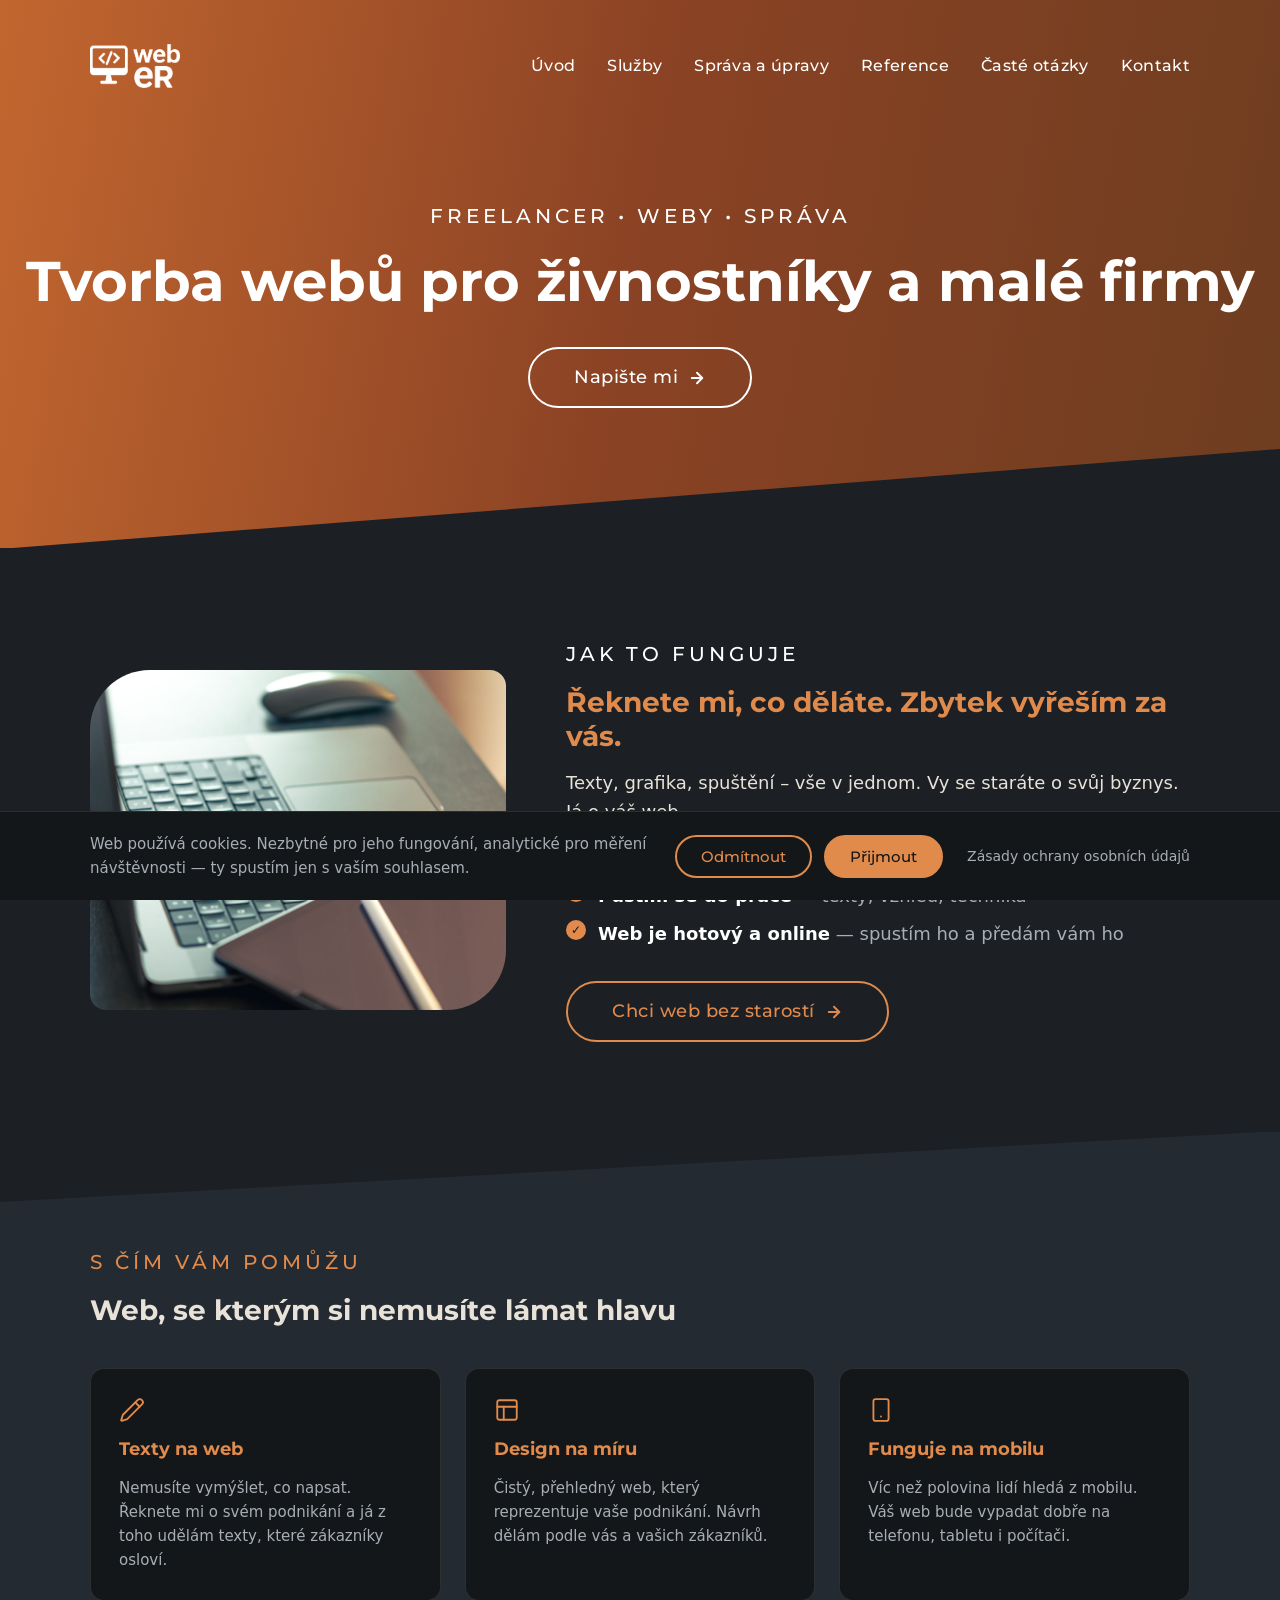
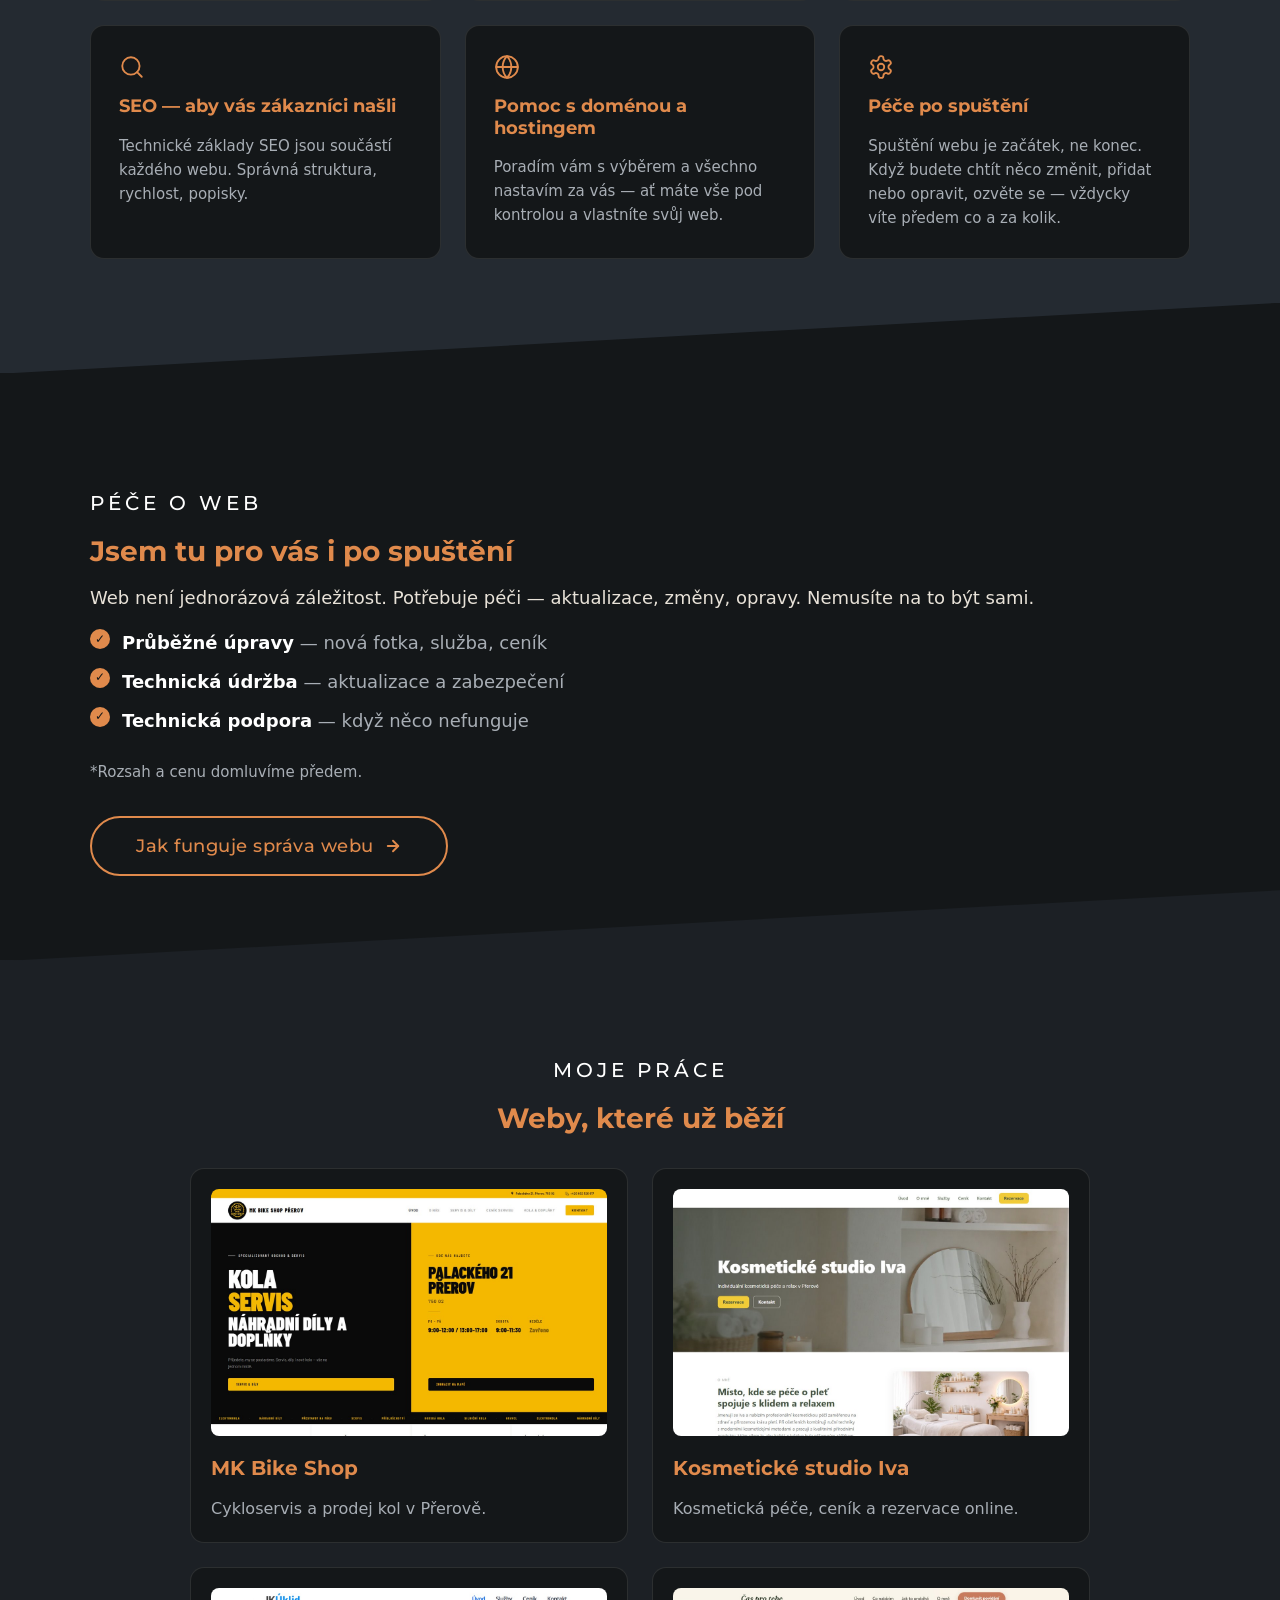
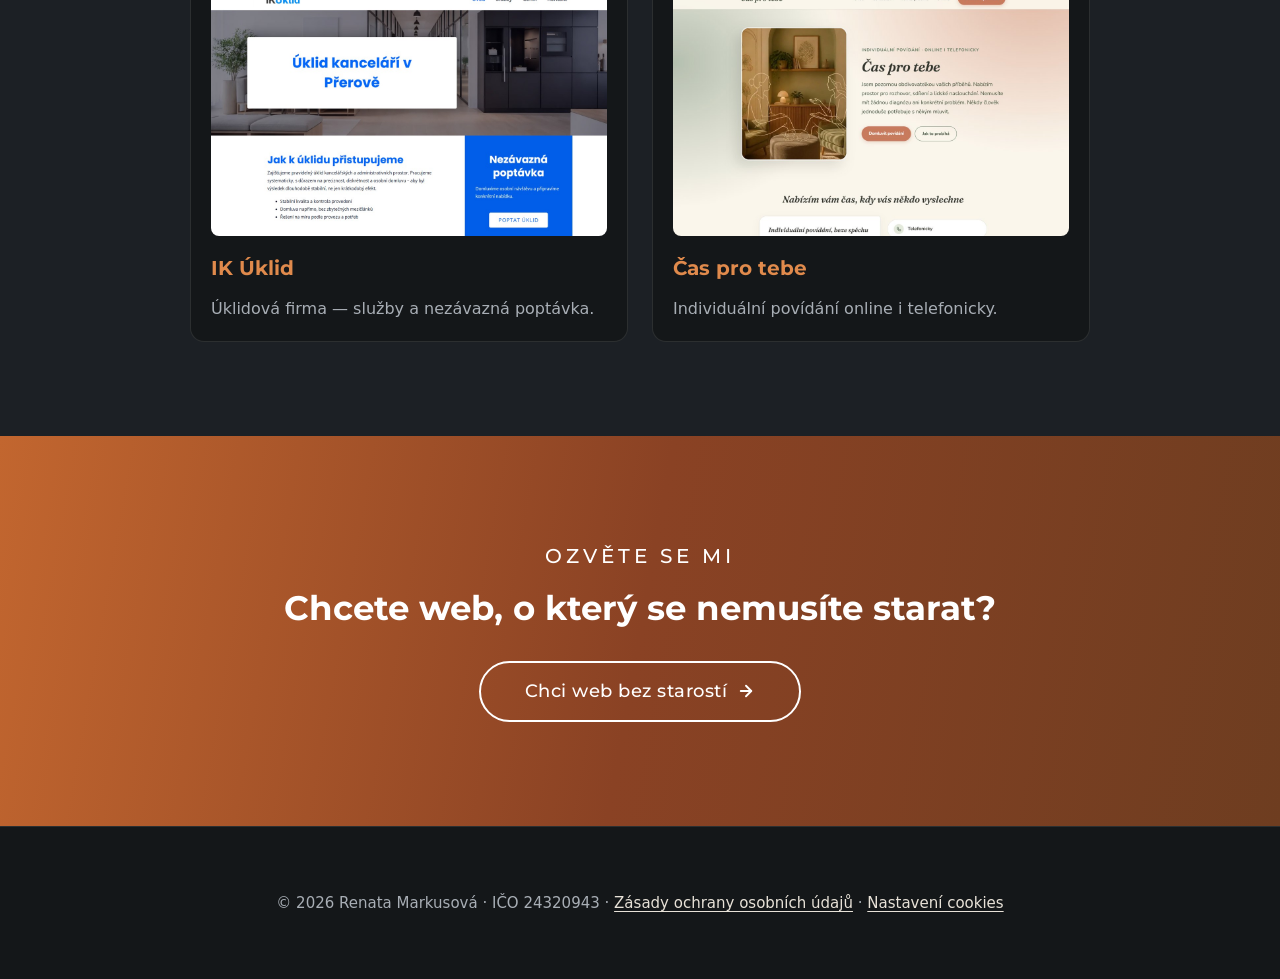
<file: index.html>
<!doctype html>
<html lang="cs">
  <head>
    <meta charset="UTF-8" />
    <meta name="viewport" content="width=device-width, initial-scale=1.0" />
    <title>Tvorba webů pro živnostníky a malé firmy | web-eR</title>
    <meta
      name="description"
      content="Tvorba webů pro živnostníky a malé firmy. Postarám se o texty, design i spuštění — vy se staráte o svůj byznys. Pracuji online, po celé ČR."
    />
    <link rel="canonical" href="https://web-er.cz/" />
    <link rel="icon" type="image/png" sizes="32x32" href="img/favicon-32x32.png" />
    <meta property="og:type" content="website" />
    <meta
      property="og:title"
      content="Tvorba webů pro živnostníky a malé firmy | web-eR"
    />
    <meta
      property="og:description"
      content="Tvorba webů pro živnostníky a malé firmy. Postarám se o texty, design i spuštění — vy se staráte o svůj byznys. Pracuji online, po celé ČR."
    />
    <meta property="og:image" content="https://web-er.cz/img/og-image.jpg" />
    <meta property="og:url" content="https://web-er.cz/" />
    <meta property="og:locale" content="cs_CZ" />
    <meta name="twitter:card" content="summary_large_image" />
    <link rel="preconnect" href="https://fonts.googleapis.com" />
    <link rel="preconnect" href="https://fonts.gstatic.com" crossorigin />
    <link
      rel="preload"
      as="style"
      href="https://fonts.googleapis.com/css2?family=Montserrat:wght@400;500;600;700&display=swap"
    />
    <link
      href="https://fonts.googleapis.com/css2?family=Montserrat:wght@400;500;600;700&display=swap"
      rel="stylesheet"
    />
    <link rel="stylesheet" href="style.css?v=3" />
    <script
      async
      src="https://www.googletagmanager.com/gtag/js?id=G-6X2FGMSDNS"
    ></script>
    <script>
      window.dataLayer = window.dataLayer || [];
      function gtag() {
        dataLayer.push(arguments);
      }
      gtag("js", new Date());
      gtag("consent", "default", {
        analytics_storage: "denied",
      });
      gtag("config", "G-6X2FGMSDNS");
    </script>
    <script type="application/ld+json">
      {
        "@context": "https://schema.org",
        "@type": "ProfessionalService",
        "name": "web-eR",
        "description": "Tvorba webů pro živnostníky a malé firmy",
        "url": "https://web-er.cz/",
        "email": "info@web-er.cz",
        "telephone": "+420733636713",
        "image": "https://web-er.cz/img/og-image.jpg",
        "areaServed": {
          "@type": "Country",
          "name": "Česká republika"
        },
        "identifier": "24320943",
        "provider": {
          "@type": "Person",
          "name": "Renata Markusová"
        }
      }
    </script>
  </head>
  <body>
    <header>
      <div class="container">
        <a href="/" class="logo">
          <img src="img/logo-web-er-bile.png" alt="web-eR" />
        </a>
        <nav>
          <ul>
            <li><a href="#uvod">Úvod</a></li>
            <li><a href="#sluzby">Služby</a></li>
            <li><a href="/sprava">Správa a úpravy</a></li>
            <li><a href="#reference">Reference</a></li>
            <li><a href="/kontakt#faq">Časté otázky</a></li>
            <li><a href="/kontakt">Kontakt</a></li>
          </ul>
        </nav>
        <button
          class="hamburger"
          aria-label="Otevřít menu"
          aria-expanded="false"
        >
          <span></span>
          <span></span>
          <span></span>
        </button>
      </div>
    </header>
    <main>
      <!--hero úvod-->
      <section id="uvod" class="hero">
        <p class="eyebrow">FREELANCER • WEBY • SPRÁVA</p>
        <h1>Tvorba webů pro živnostníky a malé firmy</h1>
        <a href="/kontakt" class="btn">
          Napište mi
          <svg
            aria-hidden="true"
            xmlns="http://www.w3.org/2000/svg"
            viewBox="0 0 24 24"
            fill="none"
            stroke="currentColor"
            stroke-linecap="round"
            stroke-linejoin="round"
          >
            <path d="M5 12h14" />
            <path d="m12 5 7 7-7 7" />
          </svg>
        </a>
      </section>
      <section class="jak-to-funguje">
        <div class="container">
          <img
            src="img/work-scaled.jpg"
            alt="Ukázka práce na tvorbě webu"
            width="1707"
            height="2560"
          />
          <div>
            <p class="eyebrow">Jak to funguje</p>
            <h2>Řeknete mi, co děláte. Zbytek vyřeším za vás.</h2>
            <p>
              Texty, grafika, spuštění – vše v jednom. Vy se staráte o svůj
              byznys. Já o váš web.
            </p>
            <ul class="seznam-check">
              <li><strong>Zavoláte nebo napíšete</strong> — řeknete mi, co potřebujete</li>
              <li><strong>Pustím se do práce</strong> — texty, vzhled, technika</li>
              <li><strong>Web je hotový a online</strong> — spustím ho a předám vám ho</li>
            </ul>
            <a href="/kontakt" class="btn btn--outline">
              Chci web bez starostí
              <svg
                aria-hidden="true"
                xmlns="http://www.w3.org/2000/svg"
                viewBox="0 0 24 24"
                fill="none"
                stroke="currentColor"
                stroke-linecap="round"
                stroke-linejoin="round"
              >
                <path d="M5 12h14" />
                <path d="m12 5 7 7-7 7" />
              </svg>
            </a>
          </div>
        </div>
      </section>

      <!--Služby-->
      <section id="sluzby" class="sluzby">
        <div class="container">
          <p class="eyebrow">S ČÍM VÁM POMŮŽU</p>
          <h2>Web, se kterým si nemusíte lámat hlavu</h2>
          <ul class="karty">
            <li class="karta">
              <svg
                aria-hidden="true"
                xmlns="http://www.w3.org/2000/svg"
                viewBox="0 0 24 24"
                fill="none"
                stroke="currentColor"
                stroke-linecap="round"
                stroke-linejoin="round"
              >
                <path
                  d="M21.174 6.812a1 1 0 0 0-3.986-3.987L3.842 16.174a2 2 0 0 0-.5.83l-1.321 4.352a.5.5 0 0 0 .623.622l4.353-1.32a2 2 0 0 0 .83-.497z"
                />
                <path d="m15 5 4 4" />
              </svg>
              <h3>Texty na web</h3>
              <p>
                Nemusíte vymýšlet, co napsat. Řeknete mi o svém podnikání a já
                z toho udělám texty, které zákazníky osloví.
              </p>
            </li>
            <li class="karta">
              <svg
                aria-hidden="true"
                xmlns="http://www.w3.org/2000/svg"
                viewBox="0 0 24 24"
                fill="none"
                stroke="currentColor"
                stroke-linecap="round"
                stroke-linejoin="round"
              >
                <rect width="18" height="18" x="3" y="3" rx="2" ry="2" />
                <line x1="3" x2="21" y1="9" y2="9" />
                <line x1="9" x2="9" y1="21" y2="9" />
              </svg>
              <h3>Design na míru</h3>
              <p>
                Čistý, přehledný web, který reprezentuje vaše podnikání. Návrh
                dělám podle vás a vašich zákazníků.
              </p>
            </li>
            <li class="karta">
              <svg
                aria-hidden="true"
                xmlns="http://www.w3.org/2000/svg"
                viewBox="0 0 24 24"
                fill="none"
                stroke="currentColor"
                stroke-linecap="round"
                stroke-linejoin="round"
              >
                <rect width="14" height="20" x="5" y="2" rx="2" ry="2" />
                <path d="M12 18h.01" />
              </svg>
              <h3>Funguje na mobilu</h3>
              <p>
                Víc než polovina lidí hledá z mobilu. Váš web bude vypadat
                dobře na telefonu, tabletu i počítači.
              </p>
            </li>
            <li class="karta">
              <svg
                aria-hidden="true"
                xmlns="http://www.w3.org/2000/svg"
                viewBox="0 0 24 24"
                fill="none"
                stroke="currentColor"
                stroke-linecap="round"
                stroke-linejoin="round"
              >
                <circle cx="11" cy="11" r="8" />
                <path d="m21 21-4.3-4.3" />
              </svg>
              <h3>SEO — aby vás zákazníci našli</h3>
              <p>
                Technické základy SEO jsou součástí každého webu. Správná
                struktura, rychlost, popisky.
              </p>
            </li>
            <li class="karta">
              <svg
                aria-hidden="true"
                xmlns="http://www.w3.org/2000/svg"
                viewBox="0 0 24 24"
                fill="none"
                stroke="currentColor"
                stroke-linecap="round"
                stroke-linejoin="round"
              >
                <circle cx="12" cy="12" r="10" />
                <path d="M12 2a14.5 14.5 0 0 0 0 20 14.5 14.5 0 0 0 0-20" />
                <path d="M2 12h20" />
              </svg>
              <h3>Pomoc s doménou a hostingem</h3>
              <p>
                Poradím vám s výběrem a všechno nastavím za vás — ať máte vše
                pod kontrolou a vlastníte svůj web.
              </p>
            </li>
            <li class="karta">
              <svg
                aria-hidden="true"
                xmlns="http://www.w3.org/2000/svg"
                viewBox="0 0 24 24"
                fill="none"
                stroke="currentColor"
                stroke-linecap="round"
                stroke-linejoin="round"
              >
                <path
                  d="M12.22 2h-.44a2 2 0 0 0-2 2v.18a2 2 0 0 1-1 1.73l-.43.25a2 2 0 0 1-2 0l-.15-.08a2 2 0 0 0-2.73.73l-.22.38a2 2 0 0 0 .73 2.73l.15.1a2 2 0 0 1 1 1.72v.51a2 2 0 0 1-1 1.74l-.15.09a2 2 0 0 0-.73 2.73l.22.38a2 2 0 0 0 2.73.73l.15-.08a2 2 0 0 1 2 0l.43.25a2 2 0 0 1 1 1.73V20a2 2 0 0 0 2 2h.44a2 2 0 0 0 2-2v-.18a2 2 0 0 1 1-1.73l.43-.25a2 2 0 0 1 2 0l.15.08a2 2 0 0 0 2.73-.73l.22-.39a2 2 0 0 0-.73-2.73l-.15-.08a2 2 0 0 1-1-1.74v-.5a2 2 0 0 1 1-1.74l.15-.09a2 2 0 0 0 .73-2.73l-.22-.38a2 2 0 0 0-2.73-.73l-.15.08a2 2 0 0 1-2 0l-.43-.25a2 2 0 0 1-1-1.73V4a2 2 0 0 0-2-2z"
                />
                <circle cx="12" cy="12" r="3" />
              </svg>
              <h3>Péče po spuštění</h3>
              <p>
                Spuštění webu je začátek, ne konec. Když budete chtít něco
                změnit, přidat nebo opravit, ozvěte se — vždycky víte předem
                co a za kolik.
              </p>
            </li>
          </ul>
        </div>
      </section>
      <section class="pece">
        <div class="container">
          <p class="eyebrow">PÉČE O WEB</p>
          <h2>Jsem tu pro vás i po spuštění</h2>
          <p>
            Web není jednorázová záležitost. Potřebuje péči — aktualizace,
            změny, opravy. Nemusíte na to být sami.
          </p>
          <ul class="seznam-check">
            <li><strong>Průběžné úpravy</strong> — nová fotka, služba, ceník</li>
            <li><strong>Technická údržba</strong> — aktualizace a zabezpečení</li>
            <li><strong>Technická podpora</strong> — když něco nefunguje</li>
          </ul>
          <p class="poznamka">*Rozsah a cenu domluvíme předem.</p>
          <a href="/sprava" class="btn btn--outline">
            Jak funguje správa webu
            <svg
              aria-hidden="true"
              xmlns="http://www.w3.org/2000/svg"
              viewBox="0 0 24 24"
              fill="none"
              stroke="currentColor"
              stroke-linecap="round"
              stroke-linejoin="round"
            >
              <path d="M5 12h14" />
              <path d="m12 5 7 7-7 7" />
            </svg>
          </a>
        </div>
      </section>

      <!--Reference-->
      <section id="reference" class="reference">
        <div class="container">
          <p class="eyebrow">MOJE PRÁCE</p>
          <h2>Weby, které už běží</h2>
          <ul class="reference-karty">
            <li class="reference-karta">
              <a
                href="https://www.mkbikeshop.cz"
                target="_blank"
                rel="noopener"
              >
                <img
                  src="img/reference-mk-bike-shop.jpg"
                  alt="Náhled webu MK Bike Shop"
                  width="1200"
                  height="750"
                  loading="lazy"
                />
                <h3>MK Bike Shop</h3>
                <p>Cykloservis a prodej kol v Přerově.</p>
              </a>
            </li>
            <li class="reference-karta">
              <a
                href="https://kosmetikaiva.cz"
                target="_blank"
                rel="noopener"
              >
                <img
                  src="img/reference-kosmetika-iva.jpg"
                  alt="Náhled webu Kosmetické studio Iva"
                  width="1200"
                  height="750"
                  loading="lazy"
                />
                <h3>Kosmetické studio Iva</h3>
                <p>Kosmetická péče, ceník a rezervace online.</p>
              </a>
            </li>
            <li class="reference-karta">
              <a
                href="https://www.ikuklid.cz"
                target="_blank"
                rel="noopener"
              >
                <img
                  src="img/reference-ik-uklid.jpg"
                  alt="Náhled webu IK Úklid"
                  width="1200"
                  height="750"
                  loading="lazy"
                />
                <h3>IK Úklid</h3>
                <p>Úklidová firma — služby a nezávazná poptávka.</p>
              </a>
            </li>
            <li class="reference-karta">
              <a
                href="https://www.casprotebe.cz"
                target="_blank"
                rel="noopener"
              >
                <img
                  src="img/reference-cas-pro-tebe.jpg"
                  alt="Náhled webu Čas pro tebe"
                  width="1400"
                  height="629"
                  loading="lazy"
                />
                <h3>Čas pro tebe</h3>
                <p>Individuální povídání online i telefonicky.</p>
              </a>
            </li>
          </ul>
        </div>
      </section>
      <section class="cta">
        <div class="container">
          <p class="eyebrow">OZVĚTE SE MI</p>
          <h2>Chcete web, o který se nemusíte starat?</h2>
          <a href="/kontakt" class="btn">
            Chci web bez starostí
            <svg
              aria-hidden="true"
              xmlns="http://www.w3.org/2000/svg"
              viewBox="0 0 24 24"
              fill="none"
              stroke="currentColor"
              stroke-linecap="round"
              stroke-linejoin="round"
            >
              <path d="M5 12h14" />
              <path d="m12 5 7 7-7 7" />
            </svg>
          </a>
        </div>
      </section>
    </main>
    <footer>
      <div class="container">
        <p>
          &copy; 2026 Renata Markusová · IČO 24320943 ·
          <a href="/zasady-ochrany-osobnich-udaju"
            >Zásady ochrany osobních údajů</a
          >
          · <button type="button" id="cookie-nastaveni">Nastavení cookies</button>
        </p>
      </div>
    </footer>
    <div class="cookie-lista" id="cookie-lista" hidden>
      <div class="cookie-lista__obsah">
        <p>
          Web používá cookies. Nezbytné pro jeho fungování, analytické pro
          měření návštěvnosti — ty spustím jen s vaším souhlasem.
        </p>
        <div class="cookie-lista__tlacitka">
          <button type="button" id="cookie-odmitnout">Odmítnout</button>
          <button type="button" id="cookie-prijmout">Přijmout</button>
        </div>
        <a href="/zasady-ochrany-osobnich-udaju"
          >Zásady ochrany osobních údajů</a
        >
      </div>
    </div>
    <script src="script.js?v=2"></script>
  </body>
</html>
</file>
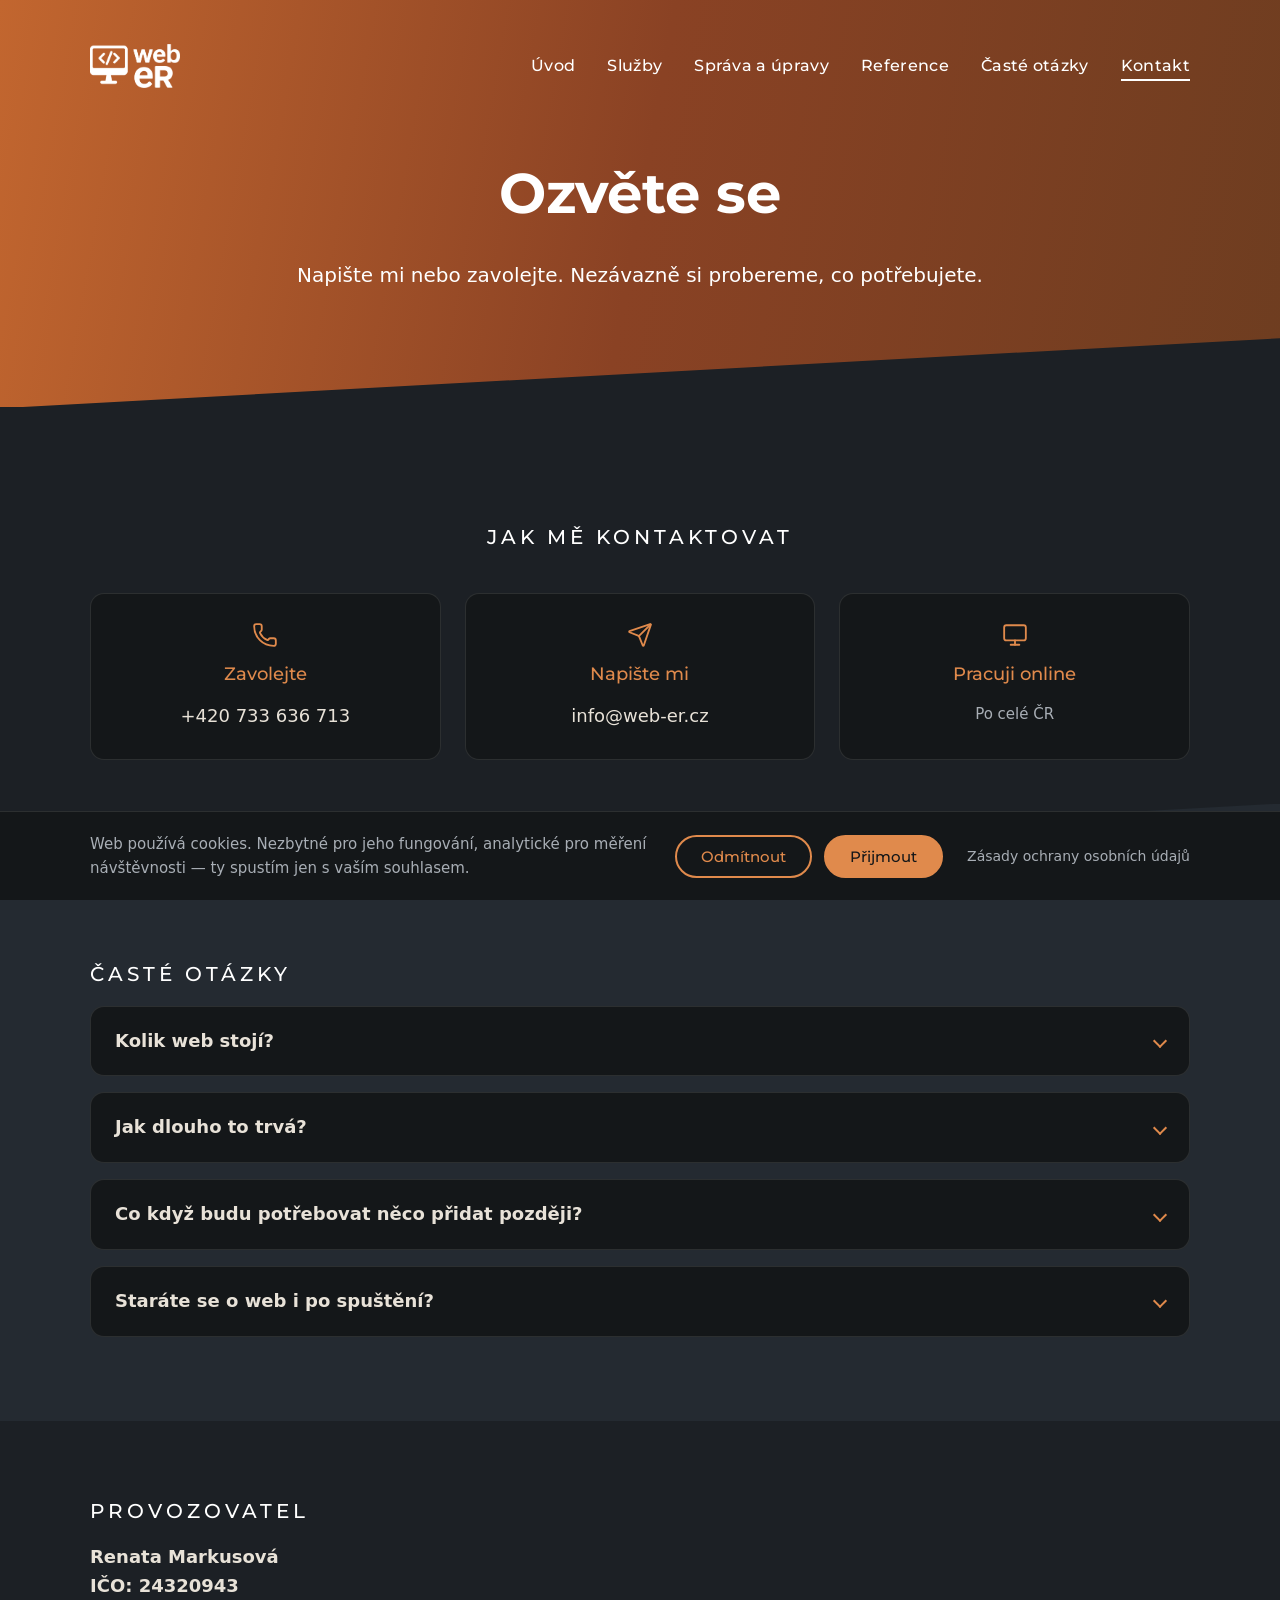
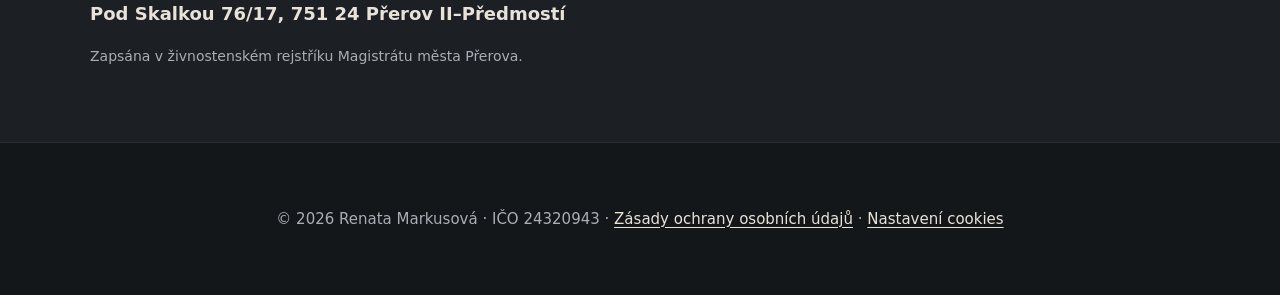
<file: kontakt.html>
<!doctype html>
<html lang="cs">
  <head>
    <meta charset="UTF-8" />
    <meta name="viewport" content="width=device-width, initial-scale=1.0" />
    <title>Kontakt | web-eR</title>
    <meta
      name="description"
      content="Napište mi nebo zavolejte. Nezávazně si probereme, co potřebujete."
    />
    <link rel="canonical" href="https://web-er.cz/kontakt" />
    <link
      rel="icon"
      type="image/png"
      sizes="32x32"
      href="img/favicon-32x32.png"
    />
    <meta property="og:type" content="website" />
    <meta property="og:title" content="Kontakt | web-eR" />
    <meta
      property="og:description"
      content="Napište mi nebo zavolejte. Nezávazně si probereme, co potřebujete."
    />
    <meta property="og:image" content="https://web-er.cz/img/og-image.jpg" />
    <meta property="og:url" content="https://web-er.cz/kontakt" />
    <meta property="og:locale" content="cs_CZ" />
    <meta name="twitter:card" content="summary_large_image" />
    <link rel="preconnect" href="https://fonts.googleapis.com" />
    <link rel="preconnect" href="https://fonts.gstatic.com" crossorigin />
    <link
      rel="preload"
      as="style"
      href="https://fonts.googleapis.com/css2?family=Montserrat:wght@400;500;600;700&display=swap"
    />
    <link
      href="https://fonts.googleapis.com/css2?family=Montserrat:wght@400;500;600;700&display=swap"
      rel="stylesheet"
    />
    <link rel="stylesheet" href="style.css?v=3" />
    <script
      async
      src="https://www.googletagmanager.com/gtag/js?id=G-6X2FGMSDNS"
    ></script>
    <script>
      window.dataLayer = window.dataLayer || [];
      function gtag() {
        dataLayer.push(arguments);
      }
      gtag("js", new Date());
      gtag("consent", "default", {
        analytics_storage: "denied",
      });
      gtag("config", "G-6X2FGMSDNS");
    </script>
  </head>
  <body>
    <header>
      <div class="container">
        <a href="/" class="logo">
          <img src="img/logo-web-er-bile.png" alt="web-eR" />
        </a>
        <nav>
          <ul>
            <li><a href="/#uvod">Úvod</a></li>
            <li><a href="/#sluzby">Služby</a></li>
            <li><a href="/sprava">Správa a úpravy</a></li>
            <li><a href="/#reference">Reference</a></li>
            <li><a href="kontakt.html#faq">Časté otázky</a></li>
            <li><a href="/kontakt" aria-current="page">Kontakt</a></li>
          </ul>
        </nav>
        <button
          class="hamburger"
          aria-label="Otevřít menu"
          aria-expanded="false"
        >
          <span></span>
          <span></span>
          <span></span>
        </button>
      </div>
    </header>
    <main>
      <!--hero-->
      <section class="hero hero--kompakt">
        <h1>Ozvěte se</h1>
        <p>
          Napište mi nebo zavolejte. Nezávazně si probereme, co potřebujete.
        </p>
      </section>

      <!--Jak mě kontaktovat-->
      <section class="kontakt-info">
        <div class="container">
          <p class="eyebrow">JAK MĚ KONTAKTOVAT</p>
          <ul class="karty kontakt-karty">
            <li class="karta">
              <svg
                aria-hidden="true"
                xmlns="http://www.w3.org/2000/svg"
                viewBox="0 0 24 24"
                fill="none"
                stroke="currentColor"
                stroke-linecap="round"
                stroke-linejoin="round"
              >
                <path
                  d="M13.832 16.568a1 1 0 0 0 1.213-.303l.355-.465A2 2 0 0 1 17 15h3a2 2 0 0 1 2 2v3a2 2 0 0 1-2 2A18 18 0 0 1 2 4a2 2 0 0 1 2-2h3a2 2 0 0 1 2 2v3a2 2 0 0 1-.8 1.6l-.468.351a1 1 0 0 0-.292 1.233 14 14 0 0 0 6.392 6.384"
                />
              </svg>
              <h3>Zavolejte</h3>
              <a href="tel:+420733636713">+420 733 636 713</a>
            </li>
            <li class="karta">
              <svg
                aria-hidden="true"
                xmlns="http://www.w3.org/2000/svg"
                viewBox="0 0 24 24"
                fill="none"
                stroke="currentColor"
                stroke-linecap="round"
                stroke-linejoin="round"
              >
                <path
                  d="M14.536 21.686a.5.5 0 0 0 .937-.024l6.5-19a.496.496 0 0 0-.635-.635l-19 6.5a.5.5 0 0 0-.024.937l7.93 3.18a2 2 0 0 1 1.112 1.11z"
                />
                <path d="m21.854 2.147-10.94 10.939" />
              </svg>
              <h3>Napište mi</h3>
              <a href="mailto:info@web-er.cz">info@web-er.cz</a>
            </li>
            <li class="karta">
              <svg
                aria-hidden="true"
                xmlns="http://www.w3.org/2000/svg"
                viewBox="0 0 24 24"
                fill="none"
                stroke="currentColor"
                stroke-linecap="round"
                stroke-linejoin="round"
              >
                <rect width="20" height="14" x="2" y="3" rx="2" />
                <line x1="8" x2="16" y1="21" y2="21" />
                <line x1="12" x2="12" y1="17" y2="21" />
              </svg>
              <h3>Pracuji online</h3>
              <p>Po celé ČR</p>
            </li>
          </ul>
        </div>
      </section>

      <!--Časté otázky-->
      <section class="faq" id="faq">
        <div class="container">
          <p class="eyebrow">ČASTÉ OTÁZKY</p>
          <details>
            <summary>Kolik web stojí?</summary>
            <p>
              Každý web je jiný. Proto cenu vždy nastavuji individuálně – podle
              rozsahu, obsahu a vašich potřeb. Napište mi, co potřebujete a
              pošlu vám nabídku s cenou.
            </p>
          </details>
          <details>
            <summary>Jak dlouho to trvá?</summary>
            <p>
              Záleží na velikosti webu a na tom, jak rychle dorazí podklady.
              Jednoduchý prezentační web může být hotový za týden, rozsáhlejší
              web zabere několik týdnů. Termín si domlouváme na začátku podle
              toho, co web obnáší.
            </p>
          </details>
          <details>
            <summary>Co když budu potřebovat něco přidat později?</summary>
            <p>
              Ozvěte se a domluvíme se. Nová stránka, další služba v nabídce,
              aktualizace ceníku — všechno jde doplnit. Vždycky předem řeknu, co
              to obnáší a kolik to bude stát.
            </p>
          </details>
          <details>
            <summary>Staráte se o web i po spuštění?</summary>
            <p>
              Ano, nabízím pravidelnou správu — např. aktualizace WordPressu a
              pluginů, kontrolu zabezpečení a úpravy obsahu. Rozsah a cenu
              domlouváme podle toho, co váš web potřebuje.
            </p>
          </details>
        </div>
      </section>

      <!--Provozovatel-->
      <section class="provozovatel">
        <div class="container">
          <p class="eyebrow">PROVOZOVATEL</p>
          <p>
            <strong>Renata Markusová</strong><br />
            <strong>IČO: 24320943</strong><br />
            <strong>Pod Skalkou 76/17, 751 24 Přerov II–Předmostí</strong>
          </p>
          <p class="poznamka">
            Zapsána v živnostenském rejstříku Magistrátu města Přerova.
          </p>
        </div>
      </section>
    </main>
    <footer>
      <div class="container">
        <p>
          &copy; 2026 Renata Markusová · IČO 24320943 ·
          <a href="/zasady-ochrany-osobnich-udaju"
            >Zásady ochrany osobních údajů</a
          >
          ·
          <button type="button" id="cookie-nastaveni">Nastavení cookies</button>
        </p>
      </div>
    </footer>
    <div class="cookie-lista" id="cookie-lista" hidden>
      <div class="cookie-lista__obsah">
        <p>
          Web používá cookies. Nezbytné pro jeho fungování, analytické pro
          měření návštěvnosti — ty spustím jen s vaším souhlasem.
        </p>
        <div class="cookie-lista__tlacitka">
          <button type="button" id="cookie-odmitnout">Odmítnout</button>
          <button type="button" id="cookie-prijmout">Přijmout</button>
        </div>
        <a href="/zasady-ochrany-osobnich-udaju"
          >Zásady ochrany osobních údajů</a
        >
      </div>
    </div>
    <script src="script.js?v=2"></script>
  </body>
</html>
</file>
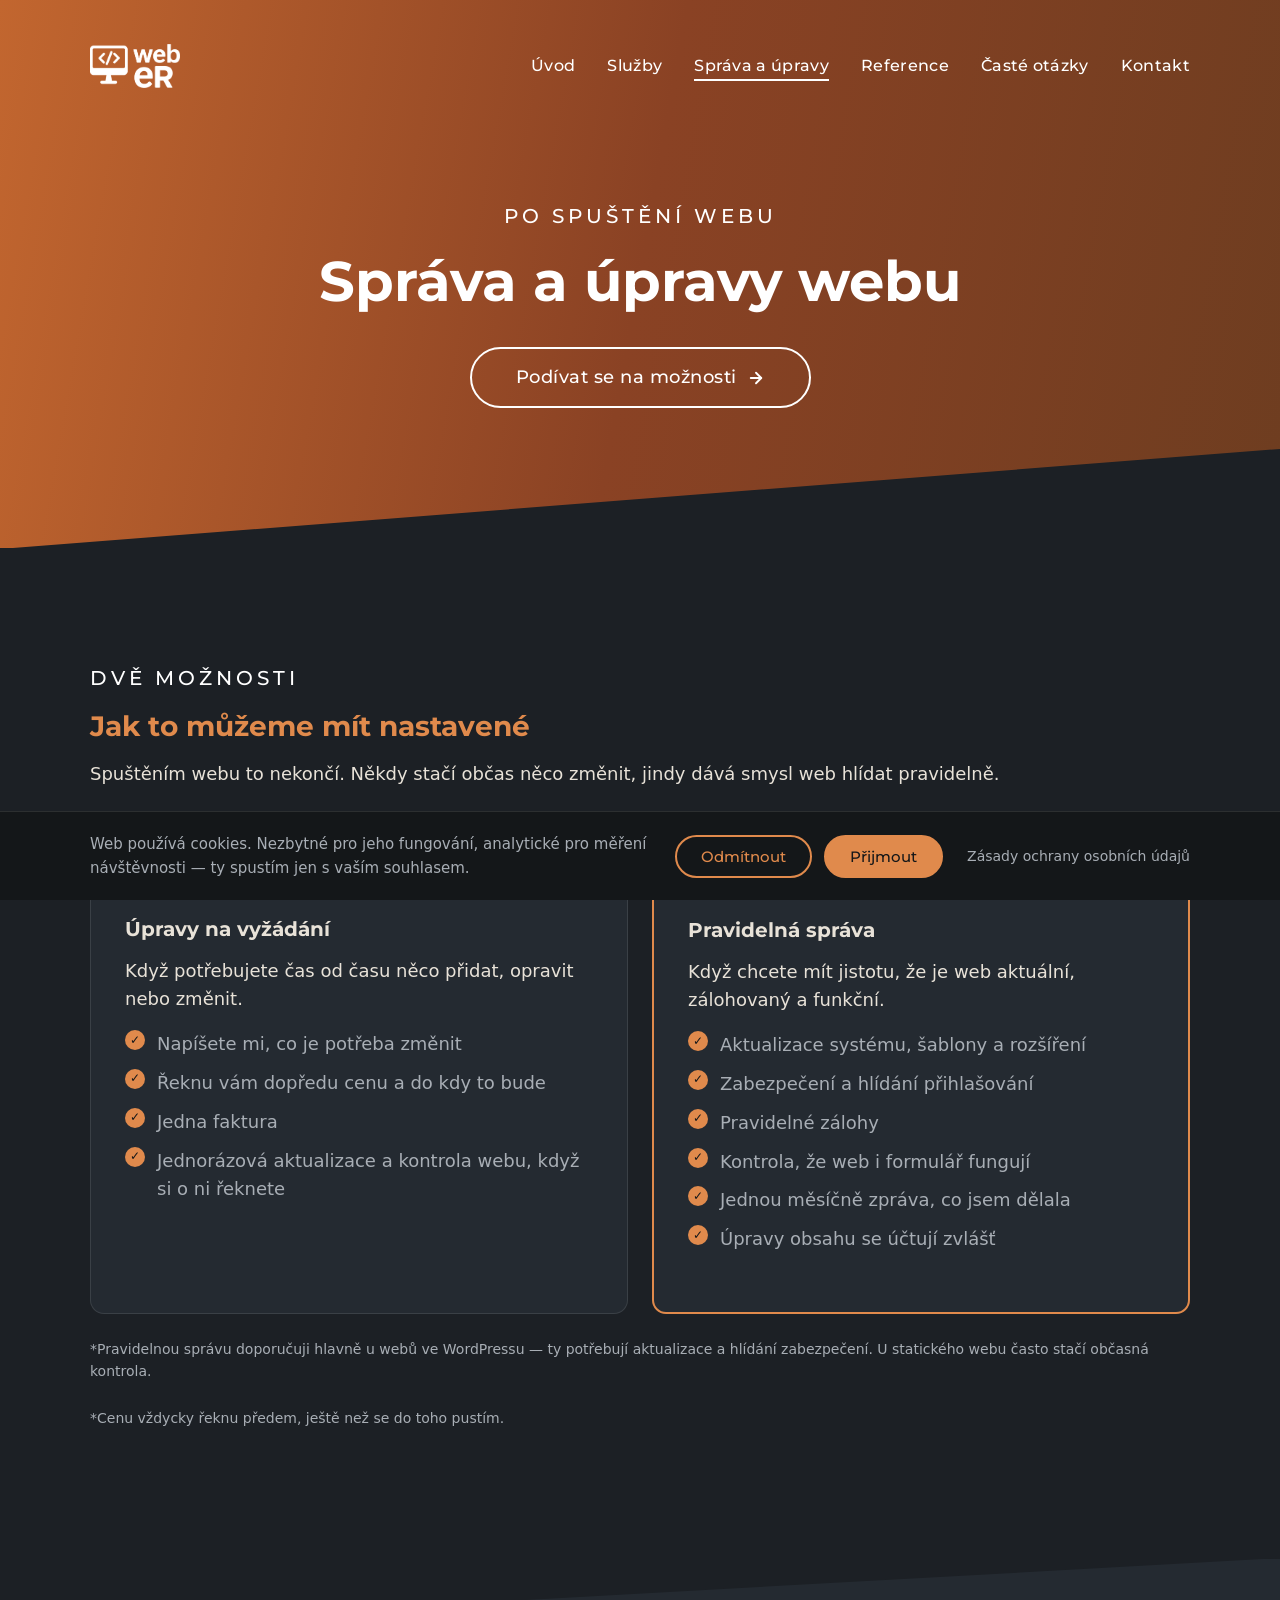
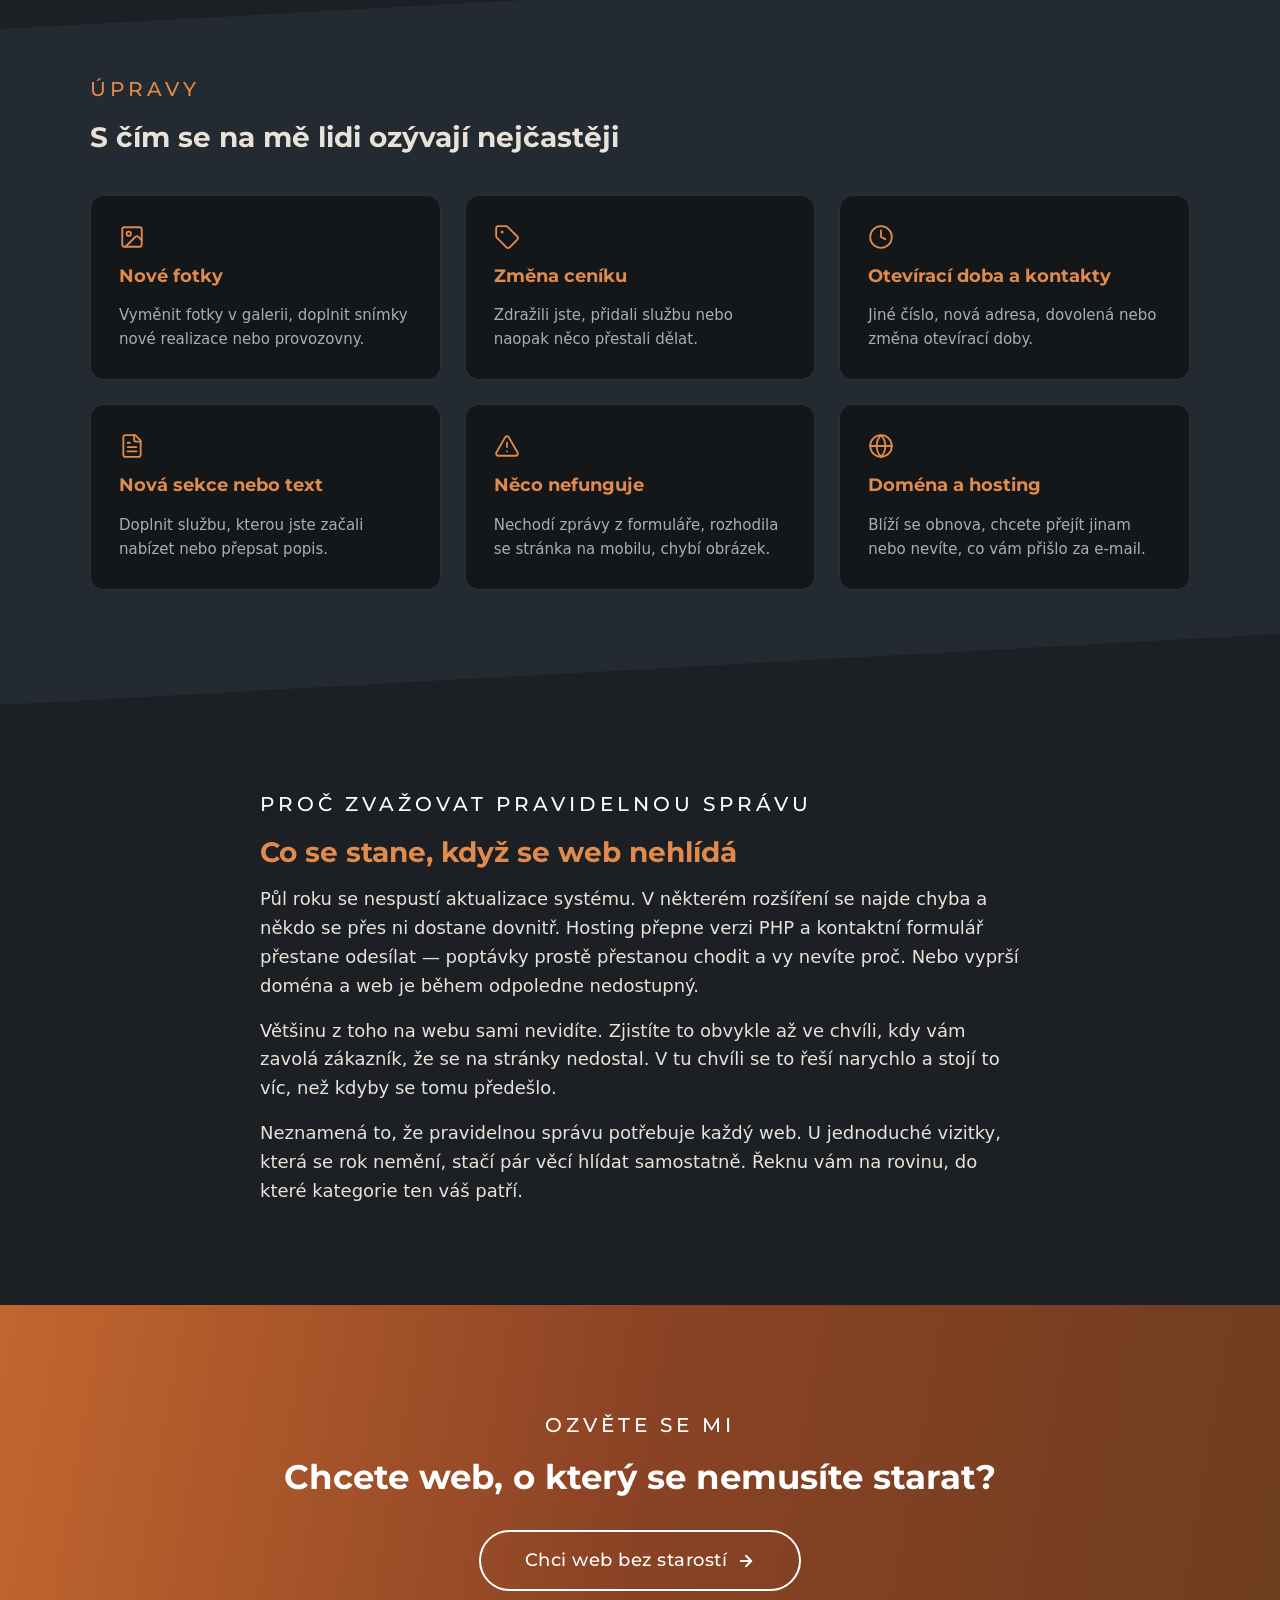
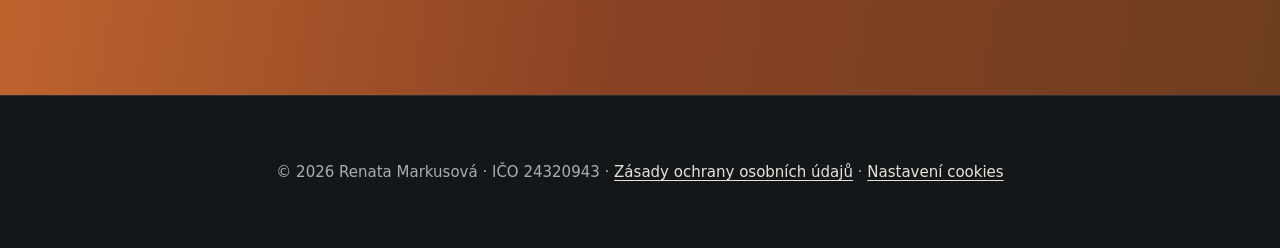
<file: sprava.html>
<!doctype html>
<html lang="cs">
  <head>
    <meta charset="UTF-8" />
    <meta name="viewport" content="width=device-width, initial-scale=1.0" />
    <title>Správa a úpravy webu pro živnostníky | web-eR</title>
    <meta
      name="description"
      content="Postarám se o web i po spuštění. Buď jednorázově, když je potřeba něco změnit, nebo pravidelnou správou s aktualizacemi a zabezpečením."
    />
    <link rel="canonical" href="https://web-er.cz/sprava" />
    <link
      rel="icon"
      type="image/png"
      sizes="32x32"
      href="img/favicon-32x32.png"
    />
    <meta property="og:type" content="website" />
    <meta
      property="og:title"
      content="Správa a úpravy webu pro živnostníky | web-eR"
    />
    <meta
      property="og:description"
      content="Postarám se o web i po spuštění. Buď jednorázově, když je potřeba něco změnit, nebo pravidelnou správou s aktualizacemi a zabezpečením."
    />
    <meta property="og:image" content="https://web-er.cz/img/og-image.jpg" />
    <meta property="og:url" content="https://web-er.cz/sprava" />
    <meta property="og:locale" content="cs_CZ" />
    <meta name="twitter:card" content="summary_large_image" />
    <link rel="preconnect" href="https://fonts.googleapis.com" />
    <link rel="preconnect" href="https://fonts.gstatic.com" crossorigin />
    <link
      rel="preload"
      as="style"
      href="https://fonts.googleapis.com/css2?family=Montserrat:wght@400;500;600;700&display=swap"
    />
    <link
      href="https://fonts.googleapis.com/css2?family=Montserrat:wght@400;500;600;700&display=swap"
      rel="stylesheet"
    />
    <link rel="stylesheet" href="style.css?v=3" />
    <script
      async
      src="https://www.googletagmanager.com/gtag/js?id=G-6X2FGMSDNS"
    ></script>
    <script>
      window.dataLayer = window.dataLayer || [];
      function gtag() {
        dataLayer.push(arguments);
      }
      gtag("js", new Date());
      gtag("consent", "default", {
        analytics_storage: "denied",
      });
      gtag("config", "G-6X2FGMSDNS");
    </script>
  </head>
  <body>
    <header>
      <div class="container">
        <a href="/" class="logo">
          <img src="img/logo-web-er-bile.png" alt="web-eR" />
        </a>
        <nav>
          <ul>
            <li><a href="/#uvod">Úvod</a></li>
            <li><a href="/#sluzby">Služby</a></li>
            <li>
              <a href="/sprava" aria-current="page">Správa a úpravy</a>
            </li>
            <li><a href="/#reference">Reference</a></li>
            <li><a href="/kontakt#faq">Časté otázky</a></li>
            <li><a href="/kontakt">Kontakt</a></li>
          </ul>
        </nav>
        <button
          class="hamburger"
          aria-label="Otevřít menu"
          aria-expanded="false"
        >
          <span></span>
          <span></span>
          <span></span>
        </button>
      </div>
    </header>
    <main>
      <!--hero-->
      <section class="hero">
        <p class="eyebrow">PO SPUŠTĚNÍ WEBU</p>
        <h1>Správa a úpravy webu</h1>
        <a href="#varianty" class="btn">
          Podívat se na možnosti
          <svg
            aria-hidden="true"
            xmlns="http://www.w3.org/2000/svg"
            viewBox="0 0 24 24"
            fill="none"
            stroke="currentColor"
            stroke-linecap="round"
            stroke-linejoin="round"
          >
            <path d="M5 12h14" />
            <path d="m12 5 7 7-7 7" />
          </svg>
        </a>
      </section>

      <!--Dvě varianty-->
      <section id="varianty">
        <div class="container">
          <p class="eyebrow">DVĚ MOŽNOSTI</p>
          <h2>Jak to můžeme mít nastavené</h2>
          <p>
            Spuštěním webu to nekončí. Někdy stačí občas něco změnit, jindy dává
            smysl web hlídat pravidelně.
          </p>
          <div class="varianty">
            <div class="varianta">
              <span class="stitek">Jednorázově</span>
              <h3>Úpravy na vyžádání</h3>
              <p>
                Když potřebujete čas od času něco přidat, opravit nebo změnit.
              </p>
              <ul class="seznam-check">
                <li>Napíšete mi, co je potřeba změnit</li>
                <li>Řeknu vám dopředu cenu a do kdy to bude</li>
                <li>Jedna faktura</li>
                <li>
                  Jednorázová aktualizace a kontrola webu, když si o ni řeknete
                </li>
              </ul>
            </div>
            <div class="varianta varianta--hlavni">
              <span class="stitek">Měsíčně</span>
              <h3>Pravidelná správa</h3>
              <p>
                Když chcete mít jistotu, že je web aktuální, zálohovaný a
                funkční.
              </p>
              <ul class="seznam-check">
                <li>Aktualizace systému, šablony a rozšíření</li>
                <li>Zabezpečení a hlídání přihlašování</li>
                <li>Pravidelné zálohy</li>
                <li>Kontrola, že web i formulář fungují</li>
                <li>Jednou měsíčně zpráva, co jsem dělala</li>
                <li>Úpravy obsahu se účtují zvlášť</li>
              </ul>
            </div>
          </div>
          <p class="poznamka">
            *Pravidelnou správu doporučuji hlavně u webů ve WordPressu — ty
            potřebují aktualizace a hlídání zabezpečení. U statického webu často
            stačí občasná kontrola.
          </p>
          <p class="poznamka">
            *Cenu vždycky řeknu předem, ještě než se do toho pustím.
          </p>
        </div>
      </section>

      <!--S čím se lidi ozývají-->
      <section class="dotazy">
        <div class="container">
          <p class="eyebrow">ÚPRAVY</p>
          <h2>S čím se na mě lidi ozývají nejčastěji</h2>
          <ul class="karty">
            <li class="karta">
              <svg
                aria-hidden="true"
                xmlns="http://www.w3.org/2000/svg"
                viewBox="0 0 24 24"
                fill="none"
                stroke="currentColor"
                stroke-linecap="round"
                stroke-linejoin="round"
              >
                <rect width="18" height="18" x="3" y="3" rx="2" ry="2" />
                <circle cx="9" cy="9" r="2" />
                <path d="m21 15-3.086-3.086a2 2 0 0 0-2.828 0L6 21" />
              </svg>
              <h3>Nové fotky</h3>
              <p>
                Vyměnit fotky v galerii, doplnit snímky nové realizace nebo
                provozovny.
              </p>
            </li>
            <li class="karta">
              <svg
                aria-hidden="true"
                xmlns="http://www.w3.org/2000/svg"
                viewBox="0 0 24 24"
                fill="none"
                stroke="currentColor"
                stroke-linecap="round"
                stroke-linejoin="round"
              >
                <path
                  d="M12.586 2.586A2 2 0 0 0 11.172 2H4a2 2 0 0 0-2 2v7.172a2 2 0 0 0 .586 1.414l8.704 8.704a2.426 2.426 0 0 0 3.42 0l6.58-6.58a2.426 2.426 0 0 0 0-3.42z"
                />
                <circle cx="7.5" cy="7.5" r=".5" />
              </svg>
              <h3>Změna ceníku</h3>
              <p>
                Zdražili jste, přidali službu nebo naopak něco přestali dělat.
              </p>
            </li>
            <li class="karta">
              <svg
                aria-hidden="true"
                xmlns="http://www.w3.org/2000/svg"
                viewBox="0 0 24 24"
                fill="none"
                stroke="currentColor"
                stroke-linecap="round"
                stroke-linejoin="round"
              >
                <circle cx="12" cy="12" r="10" />
                <polyline points="12 6 12 12 16 14" />
              </svg>
              <h3>Otevírací doba a kontakty</h3>
              <p>
                Jiné číslo, nová adresa, dovolená nebo změna otevírací doby.
              </p>
            </li>
            <li class="karta">
              <svg
                aria-hidden="true"
                xmlns="http://www.w3.org/2000/svg"
                viewBox="0 0 24 24"
                fill="none"
                stroke="currentColor"
                stroke-linecap="round"
                stroke-linejoin="round"
              >
                <path
                  d="M15 2H6a2 2 0 0 0-2 2v16a2 2 0 0 0 2 2h12a2 2 0 0 0 2-2V7Z"
                />
                <path d="M14 2v4a2 2 0 0 0 2 2h4" />
                <path d="M10 9H8" />
                <path d="M16 13H8" />
                <path d="M16 17H8" />
              </svg>
              <h3>Nová sekce nebo text</h3>
              <p>
                Doplnit službu, kterou jste začali nabízet nebo přepsat popis.
              </p>
            </li>
            <li class="karta">
              <svg
                aria-hidden="true"
                xmlns="http://www.w3.org/2000/svg"
                viewBox="0 0 24 24"
                fill="none"
                stroke="currentColor"
                stroke-linecap="round"
                stroke-linejoin="round"
              >
                <path
                  d="m21.73 18-8-14a2 2 0 0 0-3.48 0l-8 14A2 2 0 0 0 4 21h16a2 2 0 0 0 1.73-3Z"
                />
                <path d="M12 9v4" />
                <path d="M12 17h.01" />
              </svg>
              <h3>Něco nefunguje</h3>
              <p>
                Nechodí zprávy z formuláře, rozhodila se stránka na mobilu,
                chybí obrázek.
              </p>
            </li>
            <li class="karta">
              <svg
                aria-hidden="true"
                xmlns="http://www.w3.org/2000/svg"
                viewBox="0 0 24 24"
                fill="none"
                stroke="currentColor"
                stroke-linecap="round"
                stroke-linejoin="round"
              >
                <circle cx="12" cy="12" r="10" />
                <path d="M12 2a14.5 14.5 0 0 0 0 20 14.5 14.5 0 0 0 0-20" />
                <path d="M2 12h20" />
              </svg>
              <h3>Doména a hosting</h3>
              <p>
                Blíží se obnova, chcete přejít jinam nebo nevíte, co vám přišlo
                za e-mail.
              </p>
            </li>
          </ul>
        </div>
      </section>

      <!--Proč hlídat-->
      <section class="proc-hlidat">
        <div class="container">
          <p class="eyebrow">PROČ ZVAŽOVAT PRAVIDELNOU SPRÁVU</p>
          <h2>Co se stane, když se web nehlídá</h2>
          <p>
            Půl roku se nespustí aktualizace systému. V některém rozšíření se
            najde chyba a někdo se přes ni dostane dovnitř. Hosting přepne verzi
            PHP a kontaktní formulář přestane odesílat — poptávky prostě
            přestanou chodit a vy nevíte proč. Nebo vyprší doména a web je během
            odpoledne nedostupný.
          </p>
          <p>
            Většinu z toho na webu sami nevidíte. Zjistíte to obvykle až ve
            chvíli, kdy vám zavolá zákazník, že se na stránky nedostal. V tu
            chvíli se to řeší narychlo a stojí to víc, než kdyby se tomu
            předešlo.
          </p>
          <p>
            Neznamená to, že pravidelnou správu potřebuje každý web. U
            jednoduché vizitky, která se rok nemění, stačí pár věcí hlídat
            samostatně. Řeknu vám na rovinu, do které kategorie ten váš patří.
          </p>
        </div>
      </section>

      <!--Kontakt CTA-->
      <section class="cta">
        <div class="container">
          <p class="eyebrow">OZVĚTE SE MI</p>
          <h2>Chcete web, o který se nemusíte starat?</h2>
          <a href="/kontakt" class="btn">
            Chci web bez starostí
            <svg
              aria-hidden="true"
              xmlns="http://www.w3.org/2000/svg"
              viewBox="0 0 24 24"
              fill="none"
              stroke="currentColor"
              stroke-linecap="round"
              stroke-linejoin="round"
            >
              <path d="M5 12h14" />
              <path d="m12 5 7 7-7 7" />
            </svg>
          </a>
        </div>
      </section>
    </main>
    <footer>
      <div class="container">
        <p>
          &copy; 2026 Renata Markusová · IČO 24320943 ·
          <a href="/zasady-ochrany-osobnich-udaju"
            >Zásady ochrany osobních údajů</a
          >
          ·
          <button type="button" id="cookie-nastaveni">Nastavení cookies</button>
        </p>
      </div>
    </footer>
    <div class="cookie-lista" id="cookie-lista" hidden>
      <div class="cookie-lista__obsah">
        <p>
          Web používá cookies. Nezbytné pro jeho fungování, analytické pro
          měření návštěvnosti — ty spustím jen s vaším souhlasem.
        </p>
        <div class="cookie-lista__tlacitka">
          <button type="button" id="cookie-odmitnout">Odmítnout</button>
          <button type="button" id="cookie-prijmout">Přijmout</button>
        </div>
        <a href="/zasady-ochrany-osobnich-udaju"
          >Zásady ochrany osobních údajů</a
        >
      </div>
    </div>
    <script src="script.js?v=2"></script>
  </body>
</html>
</file>
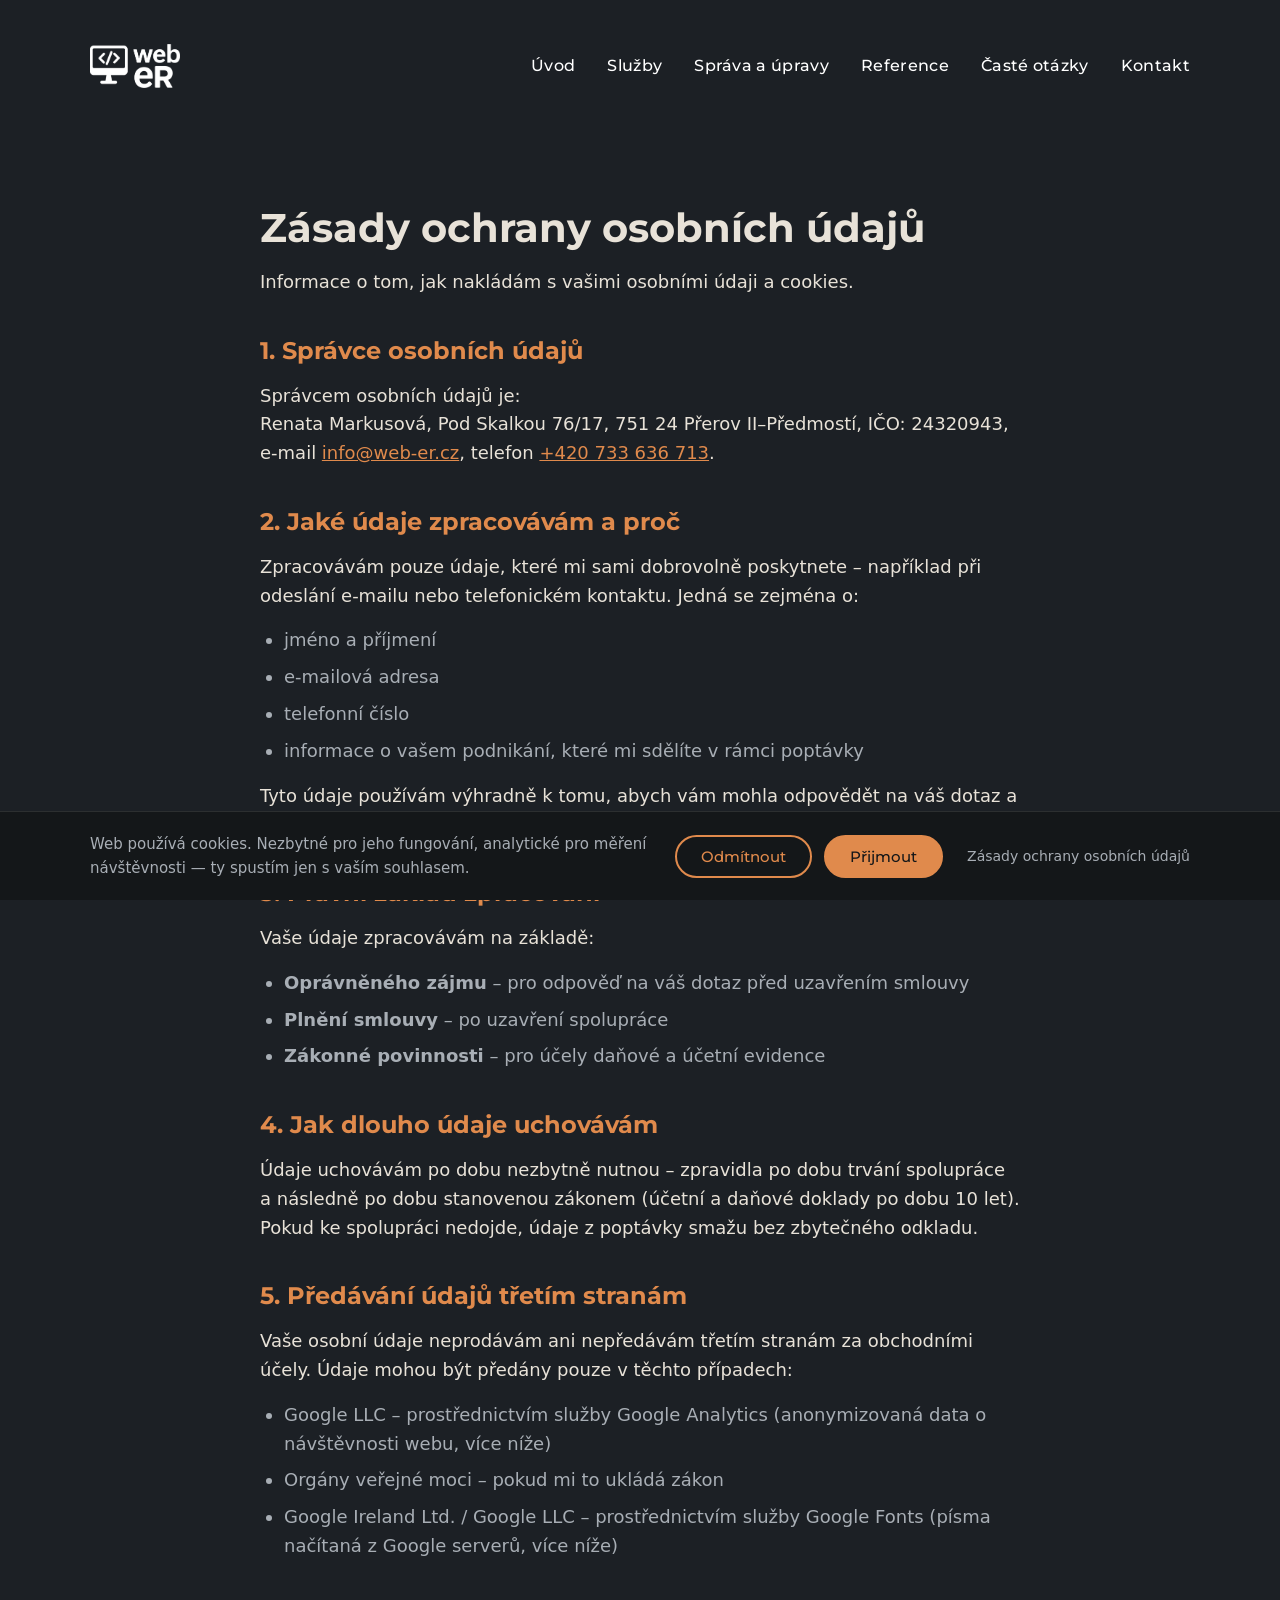
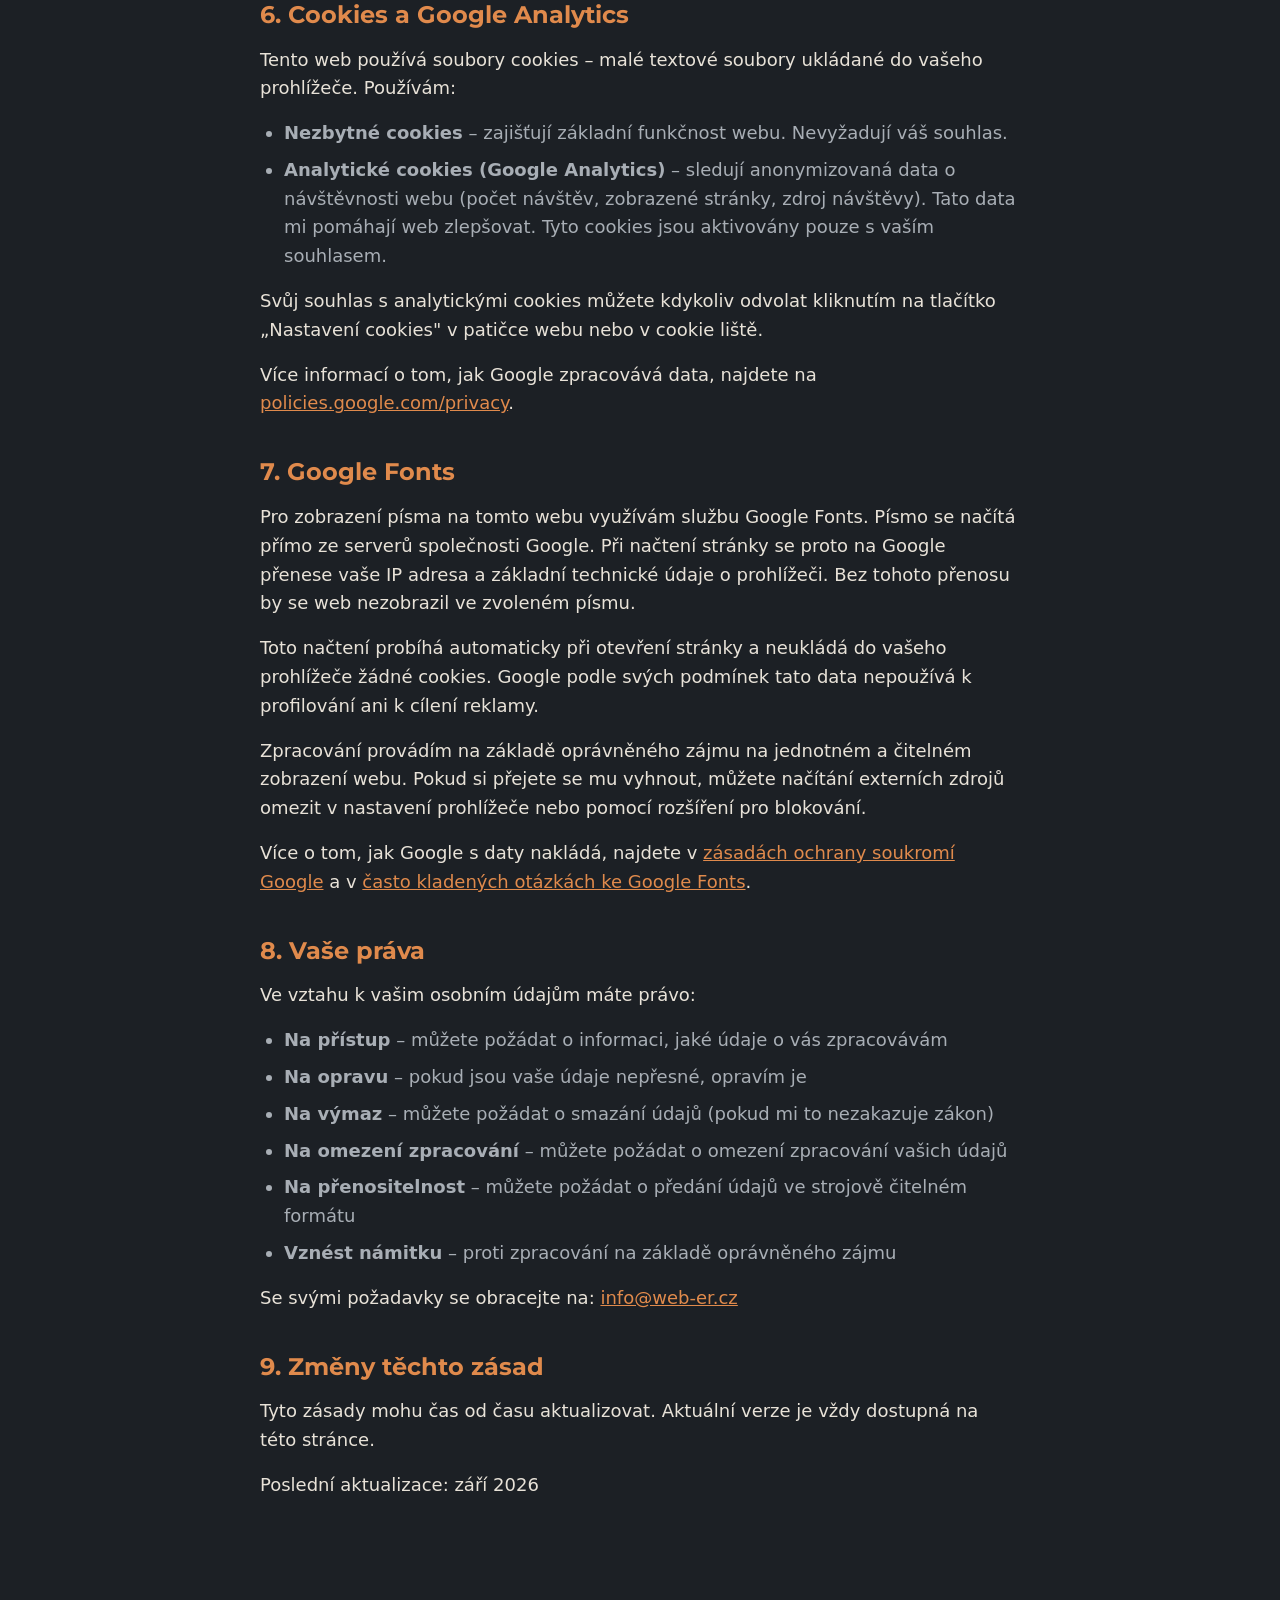
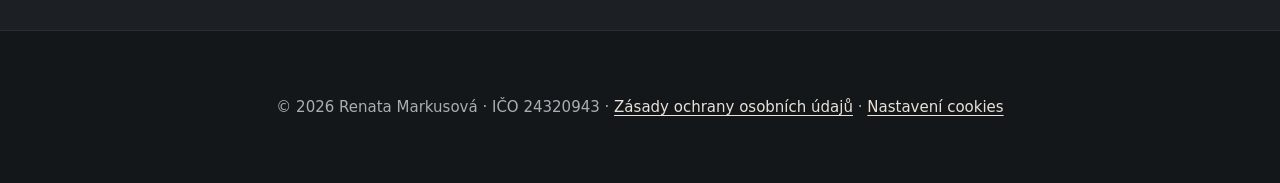
<file: zasady-ochrany-osobnich-udaju.html>
<!doctype html>
<html lang="cs">
  <head>
    <meta charset="UTF-8" />
    <meta name="viewport" content="width=device-width, initial-scale=1.0" />
    <title>Zásady ochrany osobních údajů | web-eR</title>
    <meta
      name="description"
      content="Informace o tom, jak web-eR nakládá s osobními údaji a cookies."
    />
    <link
      rel="canonical"
      href="https://web-er.cz/zasady-ochrany-osobnich-udaju"
    />
    <link rel="icon" type="image/png" sizes="32x32" href="img/favicon-32x32.png" />
    <meta property="og:type" content="website" />
    <meta
      property="og:title"
      content="Zásady ochrany osobních údajů | web-eR"
    />
    <meta
      property="og:description"
      content="Informace o tom, jak web-eR nakládá s osobními údaji a cookies."
    />
    <meta property="og:image" content="https://web-er.cz/img/og-image.jpg" />
    <meta
      property="og:url"
      content="https://web-er.cz/zasady-ochrany-osobnich-udaju"
    />
    <meta property="og:locale" content="cs_CZ" />
    <meta name="twitter:card" content="summary_large_image" />
    <link rel="preconnect" href="https://fonts.googleapis.com" />
    <link rel="preconnect" href="https://fonts.gstatic.com" crossorigin />
    <link
      rel="preload"
      as="style"
      href="https://fonts.googleapis.com/css2?family=Montserrat:wght@400;500;600;700&display=swap"
    />
    <link
      href="https://fonts.googleapis.com/css2?family=Montserrat:wght@400;500;600;700&display=swap"
      rel="stylesheet"
    />
    <link rel="stylesheet" href="style.css?v=3" />
    <script
      async
      src="https://www.googletagmanager.com/gtag/js?id=G-6X2FGMSDNS"
    ></script>
    <script>
      window.dataLayer = window.dataLayer || [];
      function gtag() {
        dataLayer.push(arguments);
      }
      gtag("js", new Date());
      gtag("consent", "default", {
        analytics_storage: "denied",
      });
      gtag("config", "G-6X2FGMSDNS");
    </script>
  </head>
  <body>
    <header>
      <div class="container">
        <a href="/" class="logo">
          <img src="img/logo-web-er-bile.png" alt="web-eR" />
        </a>
        <nav>
          <ul>
            <li><a href="/#uvod">Úvod</a></li>
            <li><a href="/#sluzby">Služby</a></li>
            <li><a href="/sprava">Správa a úpravy</a></li>
            <li><a href="/#reference">Reference</a></li>
            <li><a href="/kontakt#faq">Časté otázky</a></li>
            <li><a href="/kontakt">Kontakt</a></li>
          </ul>
        </nav>
        <button
          class="hamburger"
          aria-label="Otevřít menu"
          aria-expanded="false"
        >
          <span></span>
          <span></span>
          <span></span>
        </button>
      </div>
    </header>
    <main class="textova-stranka">
      <div class="container">
        <h1>Zásady ochrany osobních údajů</h1>
        <p class="perex">
          Informace o tom, jak nakládám s vašimi osobními údaji a cookies.
        </p>

        <h2>1. Správce osobních údajů</h2>
        <p>
          Správcem osobních údajů je:<br />
          Renata Markusová, Pod Skalkou 76/17, 751 24 Přerov II–Předmostí,
          IČO: 24320943, e-mail
          <a href="mailto:info@web-er.cz">info@web-er.cz</a>, telefon
          <a href="tel:+420733636713">+420 733 636 713</a>.
        </p>

        <h2>2. Jaké údaje zpracovávám a proč</h2>
        <p>
          Zpracovávám pouze údaje, které mi sami dobrovolně poskytnete –
          například při odeslání e-mailu nebo telefonickém kontaktu. Jedná se
          zejména o:
        </p>
        <ul>
          <li>jméno a příjmení</li>
          <li>e-mailová adresa</li>
          <li>telefonní číslo</li>
          <li>informace o vašem podnikání, které mi sdělíte v rámci poptávky</li>
        </ul>
        <p>
          Tyto údaje používám výhradně k tomu, abych vám mohla odpovědět na
          váš dotaz a případně s vámi uzavřít a plnit smlouvu o tvorbě webu.
        </p>

        <h2>3. Právní základ zpracování</h2>
        <p>Vaše údaje zpracovávám na základě:</p>
        <ul>
          <li>
            <strong>Oprávněného zájmu</strong> – pro odpověď na váš dotaz
            před uzavřením smlouvy
          </li>
          <li><strong>Plnění smlouvy</strong> – po uzavření spolupráce</li>
          <li>
            <strong>Zákonné povinnosti</strong> – pro účely daňové a účetní
            evidence
          </li>
        </ul>

        <h2>4. Jak dlouho údaje uchovávám</h2>
        <p>
          Údaje uchovávám po dobu nezbytně nutnou – zpravidla po dobu trvání
          spolupráce a následně po dobu stanovenou zákonem (účetní a daňové
          doklady po dobu 10 let). Pokud ke spolupráci nedojde, údaje z
          poptávky smažu bez zbytečného odkladu.
        </p>

        <h2>5. Předávání údajů třetím stranám</h2>
        <p>
          Vaše osobní údaje neprodávám ani nepředávám třetím stranám za
          obchodními účely. Údaje mohou být předány pouze v těchto případech:
        </p>
        <ul>
          <li>
            Google LLC – prostřednictvím služby Google Analytics
            (anonymizovaná data o návštěvnosti webu, více níže)
          </li>
          <li>Orgány veřejné moci – pokud mi to ukládá zákon</li>
          <li>
            Google Ireland Ltd. / Google LLC – prostřednictvím služby Google
            Fonts (písma načítaná z Google serverů, více níže)
          </li>
        </ul>

        <h2>6. Cookies a Google Analytics</h2>
        <p>
          Tento web používá soubory cookies – malé textové soubory ukládané
          do vašeho prohlížeče. Používám:
        </p>
        <ul>
          <li>
            <strong>Nezbytné cookies</strong> – zajišťují základní
            funkčnost webu. Nevyžadují váš souhlas.
          </li>
          <li>
            <strong>Analytické cookies (Google Analytics)</strong> – sledují
            anonymizovaná data o návštěvnosti webu (počet návštěv, zobrazené
            stránky, zdroj návštěvy). Tato data mi pomáhají web zlepšovat.
            Tyto cookies jsou aktivovány pouze s vaším souhlasem.
          </li>
        </ul>
        <p>
          Svůj souhlas s analytickými cookies můžete kdykoliv odvolat
          kliknutím na tlačítko „Nastavení cookies" v patičce webu nebo v
          cookie liště.
        </p>
        <p>
          Více informací o tom, jak Google zpracovává data, najdete na
          <a
            href="https://policies.google.com/privacy"
            target="_blank"
            rel="noopener"
            >policies.google.com/privacy</a
          >.
        </p>

        <h2>7. Google Fonts</h2>
        <p>
          Pro zobrazení písma na tomto webu využívám službu Google Fonts.
          Písmo se načítá přímo ze serverů společnosti Google. Při načtení
          stránky se proto na Google přenese vaše IP adresa a základní
          technické údaje o prohlížeči. Bez tohoto přenosu by se web
          nezobrazil ve zvoleném písmu.
        </p>
        <p>
          Toto načtení probíhá automaticky při otevření stránky a neukládá
          do vašeho prohlížeče žádné cookies. Google podle svých podmínek
          tato data nepoužívá k profilování ani k cílení reklamy.
        </p>
        <p>
          Zpracování provádím na základě oprávněného zájmu na jednotném a
          čitelném zobrazení webu. Pokud si přejete se mu vyhnout, můžete
          načítání externích zdrojů omezit v nastavení prohlížeče nebo
          pomocí rozšíření pro blokování.
        </p>
        <p>
          Více o tom, jak Google s daty nakládá, najdete v
          <a
            href="https://policies.google.com/privacy"
            target="_blank"
            rel="noopener"
            >zásadách ochrany soukromí Google</a
          >
          a v
          <a
            href="https://developers.google.com/fonts/faq/privacy"
            target="_blank"
            rel="noopener"
            >často kladených otázkách ke Google Fonts</a
          >.
        </p>

        <h2>8. Vaše práva</h2>
        <p>Ve vztahu k vašim osobním údajům máte právo:</p>
        <ul>
          <li>
            <strong>Na přístup</strong> – můžete požádat o informaci, jaké
            údaje o vás zpracovávám
          </li>
          <li>
            <strong>Na opravu</strong> – pokud jsou vaše údaje nepřesné,
            opravím je
          </li>
          <li>
            <strong>Na výmaz</strong> – můžete požádat o smazání údajů
            (pokud mi to nezakazuje zákon)
          </li>
          <li>
            <strong>Na omezení zpracování</strong> – můžete požádat o
            omezení zpracování vašich údajů
          </li>
          <li>
            <strong>Na přenositelnost</strong> – můžete požádat o předání
            údajů ve strojově čitelném formátu
          </li>
          <li>
            <strong>Vznést námitku</strong> – proti zpracování na základě
            oprávněného zájmu
          </li>
        </ul>
        <p>
          Se svými požadavky se obracejte na:
          <a href="mailto:info@web-er.cz">info@web-er.cz</a>
        </p>

        <h2>9. Změny těchto zásad</h2>
        <p>
          Tyto zásady mohu čas od času aktualizovat. Aktuální verze je vždy
          dostupná na této stránce.
        </p>
        <p>Poslední aktualizace: září 2026</p>
      </div>
    </main>
    <footer>
      <div class="container">
        <p>
          &copy; 2026 Renata Markusová · IČO 24320943 ·
          <a href="/zasady-ochrany-osobnich-udaju"
            >Zásady ochrany osobních údajů</a
          >
          · <button type="button" id="cookie-nastaveni">Nastavení cookies</button>
        </p>
      </div>
    </footer>
    <div class="cookie-lista" id="cookie-lista" hidden>
      <div class="cookie-lista__obsah">
        <p>
          Web používá cookies. Nezbytné pro jeho fungování, analytické pro
          měření návštěvnosti — ty spustím jen s vaším souhlasem.
        </p>
        <div class="cookie-lista__tlacitka">
          <button type="button" id="cookie-odmitnout">Odmítnout</button>
          <button type="button" id="cookie-prijmout">Přijmout</button>
        </div>
        <span>Zásady ochrany osobních údajů</span>
      </div>
    </div>
    <script src="script.js?v=2"></script>
  </body>
</html>
</file>
<file: style.css>
/* RESET */
* {
  margin: 0;
  padding: 0;
  box-sizing: border-box;
}

img {
  display: block;
  max-width: 100%;
}

/* PROMĚNNÉ  */
:root {
  /* Akcenty */
  --accent: #e08a4c;
  --accent-mid: #ca7843;
  --accent-hover: #b5663a;

  /* Přechod v hero a CTA - tmavší než akcent, aby prošel kontrast s bílým textem */
  --hero-od: #c2662f;
  --hero-stred: #8a4224;
  --hero-do: #6e3d20;

  /* Pozadí */
  --bg: #1c2025;
  --bg-dark: #141719;
  --bg-light: #242a31;

  /* TEXT */
  --text: #e8e2d8;
  --text-strong: #ffffff;
  --text-muted: #a8aeb5;

  /* PÍSMO */
  --font-heading: "Montserrat", system-ui, sans-serif;
}

/*  BODY  */
body {
  background: var(--bg);
  color: var(--text);
  font-family:
    system-ui,
    -apple-system,
    sans-serif;
  font-size: 1.125rem;
  line-height: 1.6;
}

/*  TYPOGRAFIE  */
h1,
h2,
h3 {
  font-family: var(--font-heading);
  line-height: 1.2;
  margin-bottom: 16px;
}

h1 {
  font-size: 2.5rem;
}

h2 {
  font-size: 1.75rem;
}

h3 {
  font-size: 1.25rem;
}
p {
  margin-bottom: 16px;
}

/*  HLAVIČKA  */
header {
  position: fixed;
  top: 0;
  left: 0;
  width: 100%;
  z-index: 10;
  /* aby logo a menu nebyly nalepené na horním okraji */
  padding-top: 20px;
  transition:
    background-color 0.25s ease,
    padding 0.25s ease;
}

header.scrolled {
  /* po odscrollování pevné pozadí, jemný rámeček a nižší hlavička */
  background-color: var(--bg-dark);
  border-bottom: 1px solid rgba(255, 255, 255, 0.1);
  padding-top: 10px;
}

header.scrolled .container {
  padding: 12px 20px;
}

.container {
  max-width: 1140px;
  margin: 0 auto;
  padding: 24px 20px;
  display: flex;
  align-items: center;
  justify-content: space-between;
}

.logo img {
  max-width: 90px;
  transition: max-width 0.25s ease;
}

header.scrolled .logo img {
  max-width: 75px;
}

nav ul {
  display: flex;
  align-items: center;
  gap: 32px;
  list-style: none;
}

nav a {
  color: var(--text-strong);
  text-decoration: none;
  font-family: var(--font-heading);
  font-weight: 500;
  font-size: 1rem;
  letter-spacing: 0.02em;
  /* trvalá rezerva místa pro linku, aby text při hoveru neposkakoval */
  padding-bottom: 4px;
  border-bottom: 2px solid transparent;
}

nav a:hover {
  /* místo oranžové (splývala by s oranžovým pozadím hero) jen podtržení */
  border-bottom-color: var(--text-strong);
}

nav a[aria-current="page"] {
  border-bottom-color: var(--text-strong);
}

/* hamburger tlačítko */
.hamburger {
  display: none;
  flex-direction: column;
  justify-content: center;
  gap: 5px;
  width: 40px;
  height: 40px;
  background: none;
  border: none;
  cursor: pointer;
  padding: 0;
}

.hamburger span {
  display: block;
  width: 28px;
  height: 3px;
  background: var(--text-strong);
  border-radius: 2px;
}

/*  HERO / ÚVOD  */
.hero {
  background: linear-gradient(
    100deg,
    var(--hero-od) 0%,
    var(--hero-stred) 50%,
    var(--hero-do) 100%
  );
  color: var(--text-strong);
  text-align: center;
  padding: 200px 20px 140px;
  /* kotva pro diagonální řez (::after) */
  position: relative;
}

.eyebrow {
  color: #ffffff;
  text-transform: uppercase;
  font-family: var(--font-heading);
  letter-spacing: 4px;
  font-size: 1.25rem;
  font-weight: 500;
  margin-bottom: 16px;
}

.hero h1 {
  color: var(--text-strong);
  font-size: 3.5rem;
  margin-bottom: 32px;
}

.hero p:not(.eyebrow) {
  color: var(--text-strong);
  font-size: 1.25rem;
}

.btn {
  display: inline-flex;
  align-items: center;
  gap: 10px;
  background: transparent;
  color: var(--text-strong);
  text-decoration: none;
  font-family: var(--font-heading);
  font-weight: 500;
  font-size: 1.125rem;
  letter-spacing: 0.5px;
  padding: 14px 44px;
  border: 2px solid var(--text-strong);
  border-radius: 999px;
  transition:
    background-color 0.2s ease,
    color 0.2s ease;
}

.btn svg {
  width: 18px;
  height: 18px;
  stroke-width: 2.5;
}

.btn:hover {
  background-color: var(--text-strong);
  color: var(--accent);
}

.hero .btn:hover {
  /* var(--accent) na bílém pozadí by byl na ztmavené oranžové málo čitelný */
  color: var(--hero-stred);
}

/* varianta tlačítka pro tmavé pozadí mimo hero */
.btn--outline {
  color: var(--accent);
  border-color: var(--accent);
}

.btn--outline:hover {
  background-color: var(--accent);
  color: var(--bg-dark);
}

.hero::after {
  /* diagonální řez na spodní hraně hera - přechod do další sekce */
  content: "";
  position: absolute;
  bottom: -1px;
  left: 0;
  width: 100%;
  height: 100px;
  background-color: var(--bg);
  clip-path: polygon(0 100%, 100% 0, 100% 100%);
}

/* kompaktní varianta hero (kontakt.html)*/
.hero--kompakt {
  padding: 160px 20px 100px;
}

.hero--kompakt::after {
  height: 70px;
}

/*  SEKCE JAK TO FUNGUJE  */
.jak-to-funguje {
  padding: 90px 0;
}

.jak-to-funguje .container {
  display: flex;
  align-items: center;
  justify-content: flex-start;
  gap: 60px;
  padding-top: 0;
  padding-bottom: 0;
}

.jak-to-funguje .container > img {
  /* obrázek užší než textový sloupec */
  flex: 0.8 1 0;
  min-width: 0;
}

.jak-to-funguje .container > div {
  /* textový sloupec širší než obrázek */
  flex: 1.2 1 0;
  min-width: 0;
}

.jak-to-funguje img {
  width: 100%;
  height: 340px;
  object-fit: cover;

  border-radius: 60px 16px 60px 16px;
}

.jak-to-funguje h2 {
  color: var(--accent);
}

/* seznam s oranžovým zaškrtnutým kolečkem */
.seznam-check {
  list-style: none;
}

.seznam-check li {
  position: relative;
  padding-left: 32px;
  color: var(--text-muted);
  margin-bottom: 10px;
}

.seznam-check li:last-child {
  margin-bottom: 0;
}

.seznam-check li strong {
  color: var(--text-strong);
  font-weight: 700;
}

.seznam-check li::before {
  /* ikona zaškrtnutého kolečka místo puntíku */
  content: "✓";
  position: absolute;
  left: 0;
  top: 0;
  width: 20px;
  height: 20px;
  border-radius: 50%;
  background-color: var(--accent);
  color: var(--bg-dark);
  font-size: 0.75rem;
  font-weight: 700;
  display: flex;
  align-items: center;
  justify-content: center;
}

.jak-to-funguje .seznam-check {
  margin-bottom: 32px;
}

.pece .seznam-check {
  /* mezera mezi odrážkami a poznámkou */
  margin-bottom: 24px;
}

/*  SEKCE SLUŽBY  */
.sluzby {
  /* pozadí odlišené od okolních sekcí */
  background-color: var(--bg-light);
  /* menší odsazení - zkosení nahoře i dole zabírá vlastní výšku */
  padding: 90px 0;
  /* kotva pro diagonální zkosení nahoře i dole (::before, ::after) */
  position: relative;
}

.sluzby::before,
.sluzby::after {
  /* diagonální zkosení - barva okolních sekcí prosvítá přes hranu */
  content: "";
  position: absolute;
  left: 0;
  width: 100%;
  /* o 1px vyšší kvůli přesahu přes hranu (viz top/bottom -1px) - zamezí vlasové spáře */
  height: 71px;
  background-color: var(--bg);
}

.sluzby::before {
  top: -1px;
  /* stejný směr zkosení jako dole - zleva doprava klesá */
  clip-path: polygon(0 0, 100% 0, 0 100%);
}

.sluzby::after {
  bottom: -1px;
  /* barva navazuje na pozadí sekce .pece pod ní */
  background-color: var(--bg-dark);
  clip-path: polygon(0 100%, 100% 0, 100% 100%);
}

.sluzby .container {
  /* zděděný .container je flex - tady potřebujeme blokové řazení nadpisů nad kartami */
  display: block;
}

.sluzby .eyebrow {
  /* velikost, prostrkání i font zůstávají po globálním .eyebrow, mění se jen barva */
  color: var(--accent);
}

.sluzby h2 {
  text-align: left;
  margin-bottom: 40px;
}

.karty {
  list-style: none;
  display: grid;
  grid-template-columns: repeat(3, 1fr);
  gap: 24px;
}

.karta {
  /* znatelně tmavší než pozadí sekce, aby karty vynikly */
  background-color: var(--bg-dark);
  border: 1px solid rgba(255, 255, 255, 0.1);
  border-radius: 14px;
  padding: 28px;
  transition: border-color 0.2s ease;
}

.karta:hover {
  border-color: var(--accent);
}

.karta svg {
  display: block;
  width: 26px;
  height: 26px;
  color: var(--accent);
  stroke-width: 1.7;
  margin-bottom: 16px;
}

.karta h3 {
  color: var(--accent);
  font-size: 1.125rem;
}

.karta p {
  color: var(--text-muted);
  font-size: 0.9375rem;
  margin-bottom: 0;
}

/*  SEKCE PÉČE  */
.pece {
  background-color: var(--bg-dark);
  /* menší spodní odsazení - zkosení dole zabírá vlastní výšku */
  padding: 90px 0 60px;
  /* kotva pro diagonální zkosení na spodní hraně (::after) */
  position: relative;
}

.pece::after {
  /* stejný princip jako u .sluzby::after - zleva výš, zprava níž */
  content: "";
  position: absolute;
  bottom: -1px;
  left: 0;
  width: 100%;
  height: 71px;
  background-color: var(--bg);
  clip-path: polygon(0 100%, 100% 0, 100% 100%);
}

.pece .container {
  /* zděděný .container je flex - tady potřebujeme blokové řazení obsahu */
  display: block;
}

.pece h2 {
  color: var(--accent);
}

.pece .poznamka {
  font-size: 0.9375rem;
  color: var(--text-muted);
  margin-bottom: 32px;
}

/*  SEKCE REFERENCE  */
.reference {
  padding: 70px 0;
}

.reference .container {
  /* zděděný .container je flex - tady potřebujeme blokové řazení obsahu */
  display: block;
}

.reference .eyebrow,
.reference h2 {
  text-align: center;
}

.reference h2 {
  /* stejná barva jako nadpis v .jak-to-funguje */
  color: var(--accent);
  margin-bottom: 32px;
}

.reference-karty {
  list-style: none;
  display: grid;
  grid-template-columns: repeat(2, 1fr);
  gap: 24px;
  max-width: 900px;
  margin: 0 auto;
}

.reference-karta {
  background-color: var(--bg-dark);
  border: 1px solid rgba(255, 255, 255, 0.1);
  border-radius: 14px;
  padding: 20px;
  transition: border-color 0.2s ease;
}

.reference-karta:hover {
  border-color: var(--accent);
}

.reference-karta a {
  /* barva a podtržení se nepřebíjí, dědí se z karty */
  display: block;
  color: inherit;
  text-decoration: none;
}

.reference-karta img {
  width: 100%;
  height: auto;
  aspect-ratio: 1200 / 750;
  object-fit: cover;
  border-radius: 8px;
  margin-bottom: 20px;
  transition: transform 0.2s ease;
}

.reference-karta:hover img {
  transform: scale(1.03);
}

.reference-karta h3 {
  color: var(--accent);
}

.reference-karta p {
  color: var(--text-muted);
  font-size: 1rem;
  margin-bottom: 0;
}

/*  SEKCE CTA  */
.cta {
  /* stejný přechod jako hero */
  background: linear-gradient(
    100deg,
    var(--hero-od) 0%,
    var(--hero-stred) 50%,
    var(--hero-do) 100%
  );
  text-align: center;
  padding: 80px 0;
}

.cta .container {
  /* zděděný .container je flex - tady potřebujeme blokové řazení obsahu */
  display: block;
}

.cta .eyebrow {
  color: #ffffff;
}

.cta h2 {
  color: #ffffff;
  font-size: 2.125rem;
  margin-bottom: 32px;
}

/*  PATIČKA  */
footer {
  background-color: var(--bg-dark);
  border-top: 1px solid rgba(255, 255, 255, 0.1);
  padding: 40px 0;
  text-align: center;
  font-size: 0.9375rem;
  color: var(--text-muted);
}

footer .container {
  /* zděděný .container je flex - tady potřebujeme blokové řazení */
  display: block;
}

footer p {
  margin-bottom: 0;
}

footer a {
  color: var(--text);
  text-decoration: underline;
  text-underline-offset: 3px;
}

footer a:hover {
  color: var(--accent);
}

/*  TEXTOVÁ STRÁNKA (zásady ochrany osobních údajů apod.)  */
.textova-stranka {
  /* dost místa, aby obsah nezmizel pod absolutně umístěnou hlavičkou */
  padding: 180px 0 90px;
}

.textova-stranka .container {
  display: block;
  max-width: 800px;
}

.textova-stranka h2 {
  color: var(--accent);
  font-size: 1.5rem;
  margin-top: 40px;
}

.textova-stranka ul {
  list-style: disc;
  padding-left: 24px;
  color: var(--text-muted);
  margin-bottom: 16px;
}

.textova-stranka li {
  margin-bottom: 8px;
}

.textova-stranka a {
  color: var(--accent);
  text-decoration: underline;
}

/*  SEKCE DVĚ VARIANTY (sprava.html)  */
#varianty {
  padding: 90px 0;
}

#varianty .container {
  /* zděděný .container je flex - tady potřebujeme blokové řazení obsahu */
  display: block;
}

#varianty h2 {
  color: var(--accent);
}

#varianty .poznamka {
  /* menší text s odstupem od karet */
  margin-top: 24px;
  font-size: 0.875rem;
  color: var(--text-muted);
}

.varianty {
  /* dvě karty vedle sebe */
  display: grid;
  grid-template-columns: repeat(2, 1fr);
  gap: 24px;
  margin-top: 40px;
}

.varianta {
  background-color: var(--bg-light);
  border: 1px solid rgba(255, 255, 255, 0.1);
  border-radius: 14px;
  padding: 34px;
  /* poznámka dole se pak přitáhne pomocí margin-top: auto */
  display: flex;
  flex-direction: column;
}

.varianta--hlavni {
  /* zvýrazněná varianta - oranžový rámeček */
  border: 2px solid var(--accent);
}

.stitek {
  /* malý štítek nad nadpisem karty */
  display: inline-block;
  align-self: flex-start;
  text-transform: uppercase;
  letter-spacing: 1px;
  font-size: 0.75rem;
  font-weight: 700;
  color: var(--text-muted);
  border: 1px solid var(--text-muted);
  border-radius: 999px;
  padding: 6px 14px;
  margin-bottom: 20px;
}

.varianta--hlavni .stitek {
  /* v hlavní variantě oranžový štítek s tmavým textem */
  color: var(--bg-dark);
  background-color: var(--accent);
  border-color: var(--accent);
}

.varianta .seznam-check {
  margin-bottom: 24px;
}

/*  SEKCE S ČÍM SE LIDI OZÝVAJÍ - stejné pozadí a zkosení jako .sluzby na indexu  */
.dotazy {
  background-color: var(--bg-light);
  /* menší odsazení - zkosení nahoře i dole zabírá vlastní výšku */
  padding: 90px 0;
  position: relative;
}

.dotazy::before,
.dotazy::after {
  content: "";
  position: absolute;
  left: 0;
  width: 100%;
  /* o 1px vyšší kvůli přesahu přes hranu - zamezí vlasové spáře */
  height: 71px;
  background-color: var(--bg);
}

.dotazy::before {
  top: -1px;
  clip-path: polygon(0 0, 100% 0, 0 100%);
}

.dotazy::after {
  bottom: -1px;
  clip-path: polygon(0 100%, 100% 0, 100% 100%);
}

.dotazy .container {
  display: block;
}

.dotazy .eyebrow {
  color: var(--accent);
}

.dotazy h2 {
  margin-bottom: 40px;
}

/*  SEKCE PROČ HLÍDAT (sprava.html)  */
.proc-hlidat {
  padding: 60px 0;
}

.proc-hlidat .container {
  display: block;
  max-width: 800px;
}

.proc-hlidat h2 {
  color: var(--accent);
}

/*  SEKCE JAK MĚ KONTAKTOVAT (kontakt.html)  */
.kontakt-info {
  /* menší spodní odsazení - zkosení dole zabírá vlastní výšku */
  padding: 90px 0;
  /* kotva pro diagonální zkosení na spodní hraně (::after) */
  position: relative;
}

.kontakt-info::after {
  /* stejný směr zkosení jako ostatní - barva odpovídá pozadí .faq pod sekcí */
  content: "";
  position: absolute;
  bottom: -1px;
  left: 0;
  width: 100%;
  height: 71px;
  background-color: var(--bg-light);
  clip-path: polygon(0 100%, 100% 0, 100% 100%);
}

.kontakt-info .container {
  display: block;
}

.kontakt-info .eyebrow {
  text-align: center;
}

.kontakt-karty {
  margin-top: 40px;
}

.kontakt-karty .karta {
  /* obsah karty včetně ikony vycentrovaný */
  text-align: center;
}

.kontakt-karty .karta svg {
  /* ikona uprostřed karty */
  margin-left: auto;
  margin-right: auto;
}

.kontakt-karty .karta h3 {
  /* méně těžký nadpis */
  font-weight: 500;
}

.kontakt-karty .karta a {
  color: var(--text);
  text-decoration: none;
}

.kontakt-karty .karta a:hover {
  color: var(--accent);
}

/*  SEKCE ČASTÉ OTÁZKY (kontakt.html)  */
.faq {
  /* pozadí odlišené od okolních sekcí */
  background-color: var(--bg-light);
  padding: 60px 0;
}

.faq .container {
  display: block;
}

details {
  background-color: var(--bg-dark);
  border: 1px solid rgba(255, 255, 255, 0.1);
  border-radius: 14px;
  margin-bottom: 16px;
}

details:last-child {
  margin-bottom: 0;
}

summary {
  /* bez výchozí značky prohlížeče */
  list-style: none;
  cursor: pointer;
  font-weight: 700;
  padding: 20px 24px;
  position: relative;
}

summary::-webkit-details-marker {
  display: none;
}

summary::after {
  /* oranžová šipka, otočí se při otevření */
  content: "";
  position: absolute;
  top: 50%;
  right: 24px;
  width: 8px;
  height: 8px;
  border-right: 2px solid var(--accent);
  border-bottom: 2px solid var(--accent);
  transform: translateY(-50%) rotate(45deg);
  transition: transform 0.2s ease;
}

details[open] summary::after {
  transform: translateY(-50%) rotate(225deg);
}

details p {
  padding: 0 24px 24px;
  color: var(--text-muted);
  margin-bottom: 0;
}

/*  SEKCE PROVOZOVATEL (kontakt.html)  */
.provozovatel {
  padding: 50px 0;
}

.provozovatel .container {
  display: block;
}

.provozovatel .poznamka {
  font-size: 0.875rem;
  color: var(--text-muted);
  margin-bottom: 0;
}

/*  COOKIE LIŠTA  */
.cookie-lista {
  position: fixed;
  bottom: 0;
  left: 0;
  width: 100%;
  /* vyšší než hlavička (z-index: 10) */
  z-index: 20;
  background-color: var(--bg-dark);
  border-top: 1px solid rgba(255, 255, 255, 0.1);
}

.cookie-lista__obsah {
  max-width: 1140px;
  margin: 0 auto;
  padding: 20px;
  display: flex;
  align-items: center;
  gap: 24px;
}

.cookie-lista__obsah p {
  font-size: 0.9375rem;
  color: var(--text-muted);
  margin-bottom: 0;
}

.cookie-lista__obsah > a,
.cookie-lista__obsah > span {
  flex-shrink: 0;
  font-size: 0.875rem;
  color: var(--text-muted);
  text-decoration: none;
}

.cookie-lista__obsah > a:hover {
  color: var(--accent);
}

.cookie-lista__tlacitka {
  display: flex;
  gap: 12px;
  flex-shrink: 0;
}

.cookie-lista__tlacitka button {
  /* stejný tvar jako .btn, jen menší */
  font-family: var(--font-heading);
  font-weight: 500;
  font-size: 0.9375rem;
  padding: 10px 24px;
  border-radius: 999px;
  cursor: pointer;
  transition:
    background-color 0.2s ease,
    color 0.2s ease;
}

#cookie-prijmout {
  /* oranžové plné */
  background-color: var(--accent);
  border: 2px solid var(--accent);
  color: var(--bg-dark);
}

#cookie-prijmout:hover {
  background-color: var(--accent-hover);
  border-color: var(--accent-hover);
}

#cookie-odmitnout {
  /* s oranžovým rámečkem a průhledné */
  background: transparent;
  border: 2px solid var(--accent);
  color: var(--accent);
}

#cookie-odmitnout:hover {
  background-color: var(--accent);
  color: var(--bg-dark);
}

#cookie-nastaveni {
  /* v patičce vypadá jako odkaz */
  background: none;
  border: none;
  padding: 0;
  font: inherit;
  color: var(--text);
  cursor: pointer;
  text-decoration: underline;
  text-underline-offset: 3px;
}

#cookie-nastaveni:hover {
  color: var(--accent);
}

/*  RESPONZIVITA HLAVIČKY A HERO SEKCE  */
@media (max-width: 900px) {
  .jak-to-funguje,
  .reference,
  .proc-hlidat,
  .faq,
  .kontakt-info,
  #varianty {
    padding-top: 60px;
    padding-bottom: 40px;
  }

  .provozovatel {
    padding: 40px 0;
  }

  header {
    /* nižší hlavička i v základním stavu */
    padding-top: 12px;
  }

  header .container {
    padding: 12px 20px;
  }

  .logo img {
    max-width: 75px;
  }

  header.scrolled .logo img {
    max-width: 65px;
  }

  nav {
    /* skryto, dokud se nerozbalí přes hamburger */
    display: none;
    position: absolute;
    top: 100%;
    left: 0;
    width: 100%;
    background-color: var(--bg-dark);
  }

  nav.otevrena {
    display: block;
  }

  nav ul {
    flex-direction: column;
    align-items: stretch;
    gap: 0;
    padding: 10px 20px 20px;
  }

  nav a {
    display: block;
    padding: 12px 0;
  }

  .hamburger {
    display: flex;
  }

  .hero {
    padding: 130px 20px 70px;
  }

  .hero h1 {
    font-size: 1.75rem;
  }

  .hero::after {
    /* na mobilu nižší, aby diagonála nebyla příliš strmá */
    height: 40px;
  }

  .hero--kompakt {
    padding: 120px 20px 60px;
  }

  .hero--kompakt::after {
    height: 35px;
  }

  .jak-to-funguje .container {
    /* sloupce pod sebou, obrázek je v HTML první, takže je nahoře */
    flex-direction: column;
  }

  .jak-to-funguje img {
    /* na mobilu nižší */
    height: 260px;
  }

  .karty {
    grid-template-columns: repeat(2, 1fr);
  }

  .reference-karty {
    grid-template-columns: repeat(2, 1fr);
  }

  .sluzby::before,
  .sluzby::after {
    /* na mobilu kratší zkosení, opět o 1px vyšší kvůli přesahu */
    height: 36px;
  }

  .pece::after {
    /* na mobilu kratší zkosení */
    height: 36px;
  }

  .varianty {
    /* karty na mobilu pod sebou */
    grid-template-columns: 1fr;
  }

  .dotazy::before,
  .dotazy::after {
    /* na mobilu kratší zkosení */
    height: 36px;
  }

  .kontakt-info::after {
    /* na mobilu kratší zkosení */
    height: 36px;
  }

  .cookie-lista__obsah {
    /* obsah pod sebou */
    flex-direction: column;
    align-items: stretch;
    text-align: center;
  }

  .cookie-lista__tlacitka {
    flex-direction: column;
  }

  .cookie-lista__tlacitka button {
    /* tlačítka roztažená na šířku */
    width: 100%;
  }
}

/*  RESPONZIVITA SEKCE SLUŽBY - jeden sloupec  */
@media (max-width: 620px) {
  .karty {
    grid-template-columns: 1fr;
  }

  .reference-karty {
    grid-template-columns: 1fr;
  }
}
</file>
